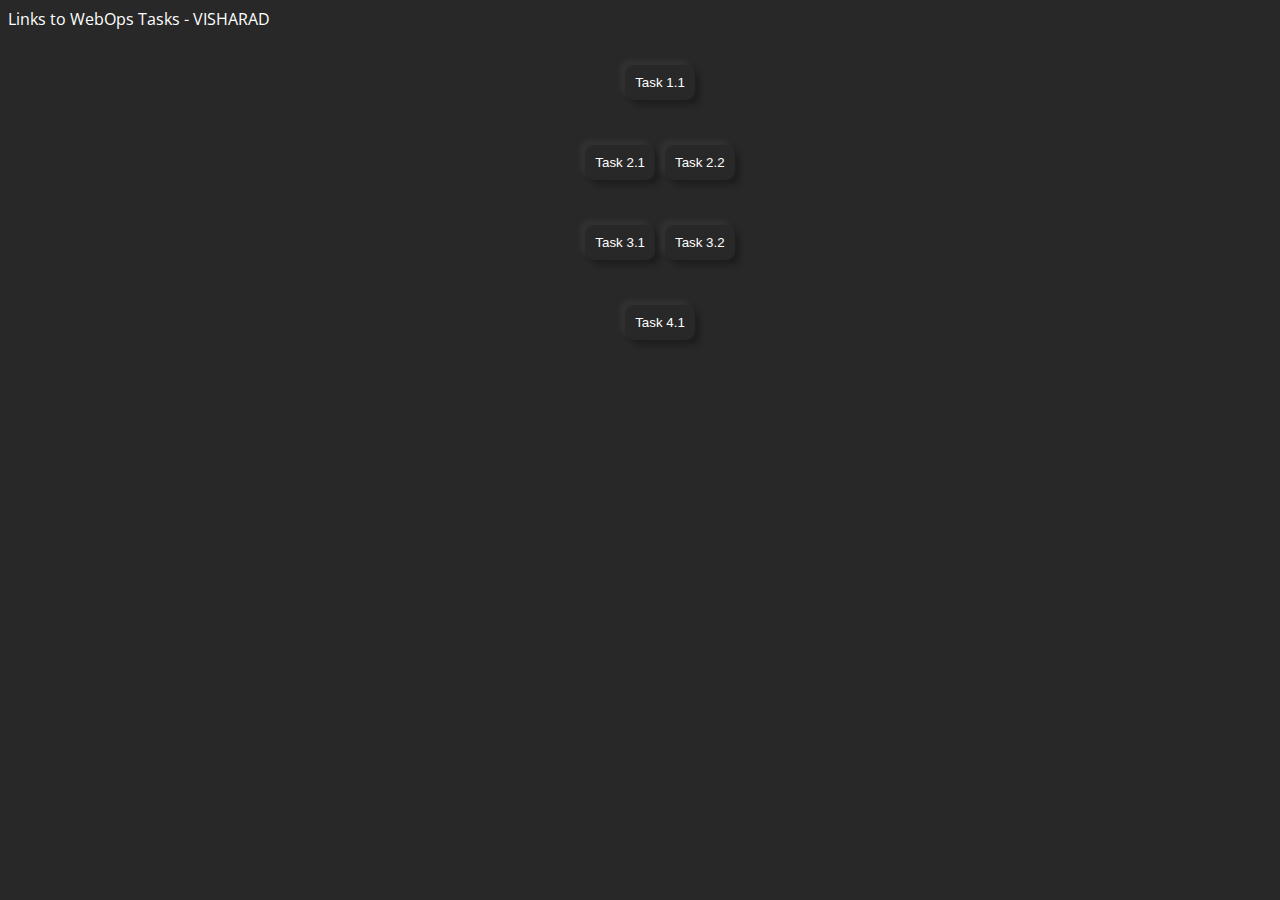
<file: index.html>
<html lang="en">
<head>
    <meta charset="UTF-8">
    <meta http-equiv="X-UA-Compatible" content="IE=edge">
    <meta name="viewport" content="width=device-width, initial-scale=1.0">
    <title>Web Ops</title>
    <link href="https://cdn.jsdelivr.net/npm/bootstrap@5.1.0/dist/css/bootstrap.min.css" rel="stylesheet" integrity="sha384-KyZXEAg3QhqLMpG8r+8fhAXLRk2vvoC2f3B09zVXn8CA5QIVfZOJ3BCsw2P0p/We" crossorigin="anonymous">
    <link rel="stylesheet" href="style.css">
</head>
<body>
    <div class="container">
        <p class="para-list text-center pt-5 pb-5 h1">
            Links to WebOps Tasks - VISHARAD
        <ul class="text-center task-list">
            <li><button><a class="task-link" href="Task 4/index.html">Task 1.1</a></button></li>
            <li><button><a class="task-link" href="Task_2/task 2.1/index.html">Task 2.1</a></button><button><a class = "task-link" href="Task_2/task 2.2/index.html">Task 2.2</a></button></li>
            <li><button><a class="task-link" href="Task_3/Task_3.1/index.html">Task 3.1</a></button><button>Task 3.2</button></li>
            <li><button>Task 4.1</button></li>
        </ul>
    </div>
    <script src="https://cdn.jsdelivr.net/npm/@popperjs/core@2.9.3/dist/umd/popper.min.js" integrity="sha384-eMNCOe7tC1doHpGoWe/6oMVemdAVTMs2xqW4mwXrXsW0L84Iytr2wi5v2QjrP/xp" crossorigin="anonymous"></script>
<script src="https://cdn.jsdelivr.net/npm/bootstrap@5.1.0/dist/js/bootstrap.min.js" integrity="sha384-cn7l7gDp0eyniUwwAZgrzD06kc/tftFf19TOAs2zVinnD/C7E91j9yyk5//jjpt/" crossorigin="anonymous"></script>
</body>
</html>
</file>
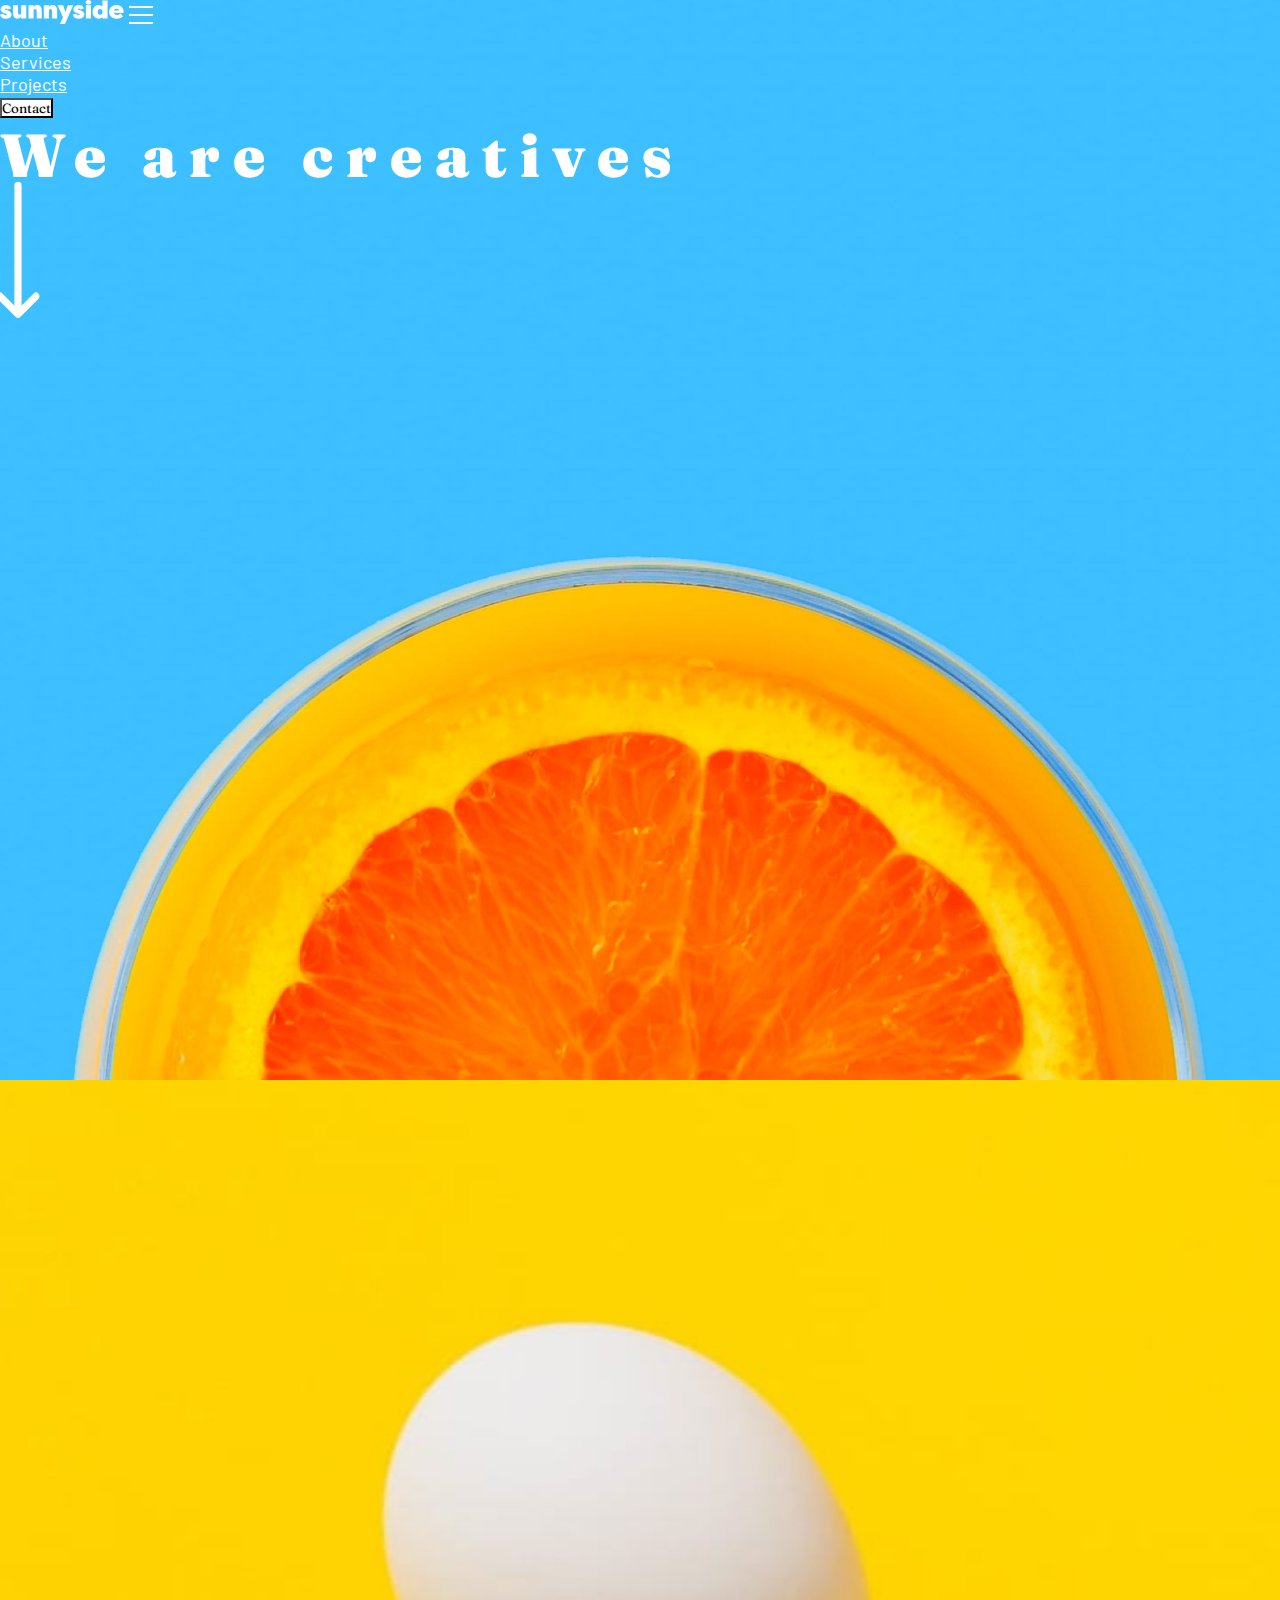
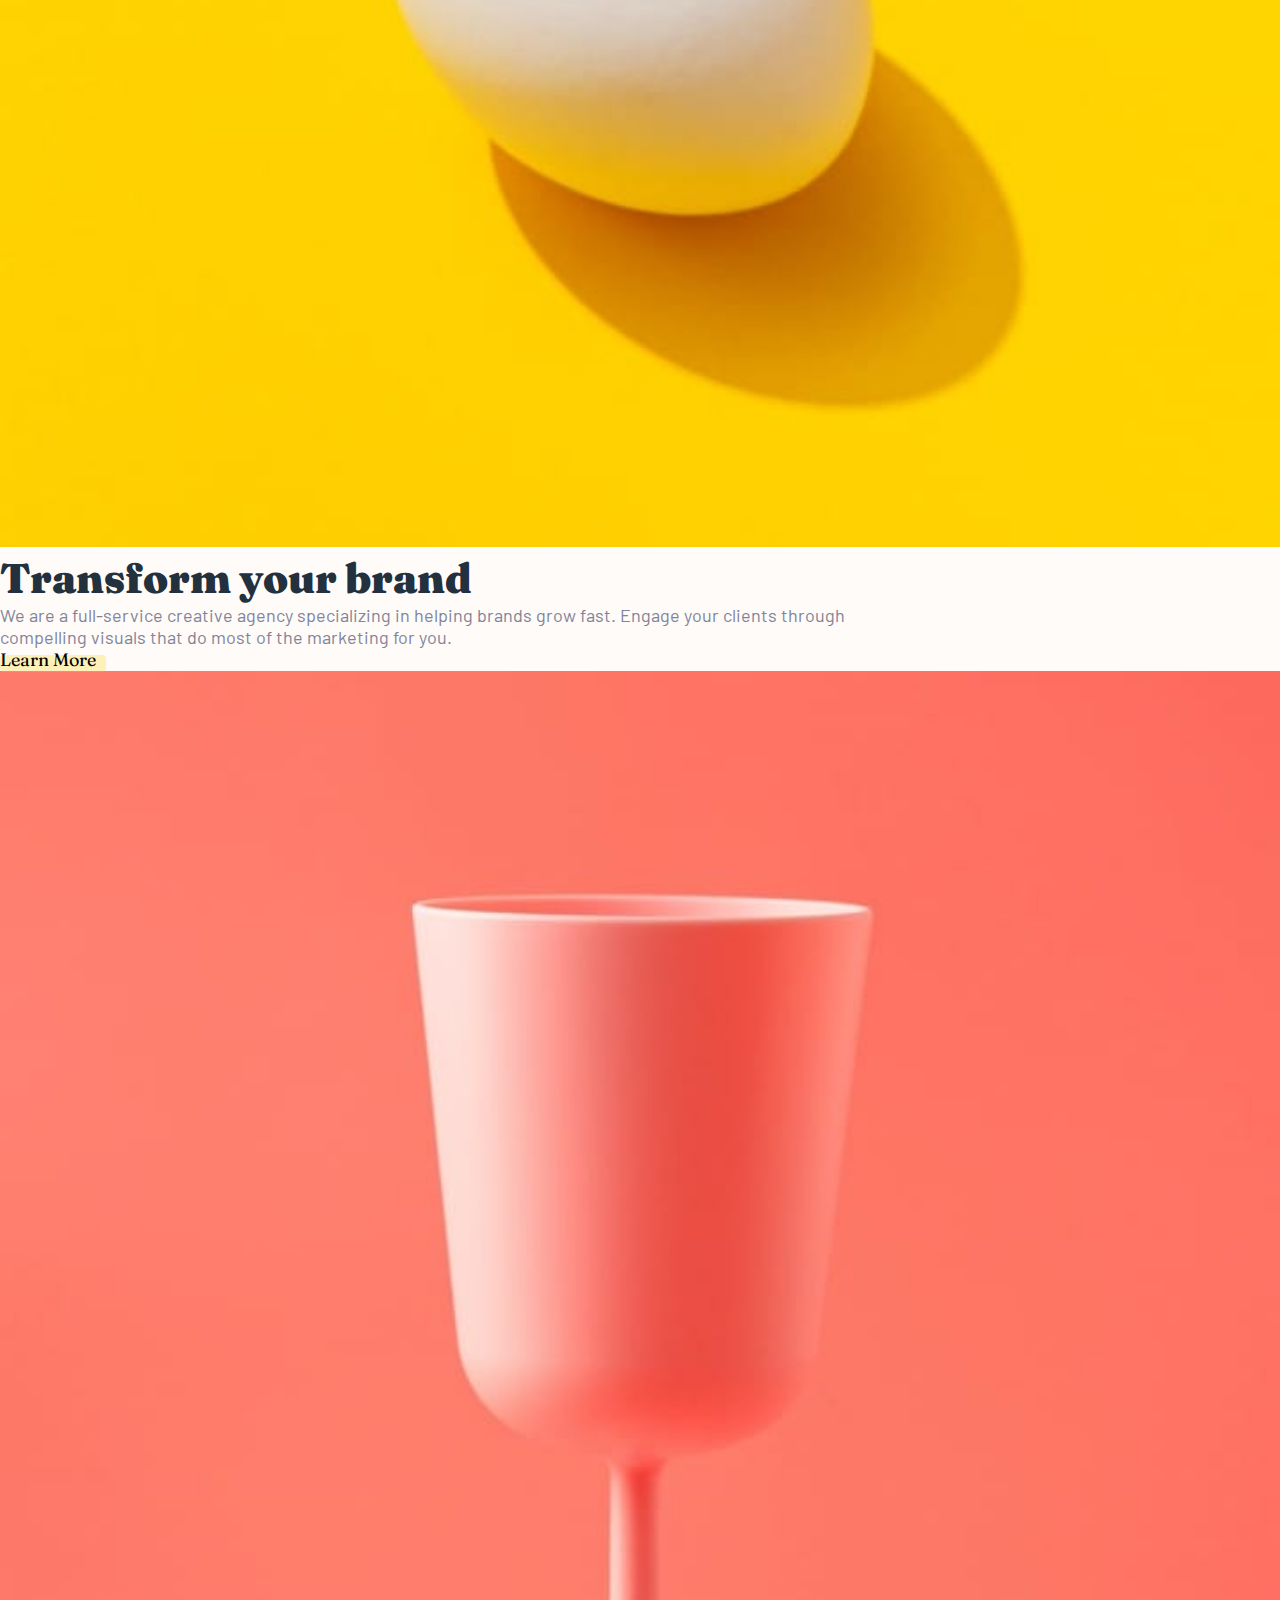
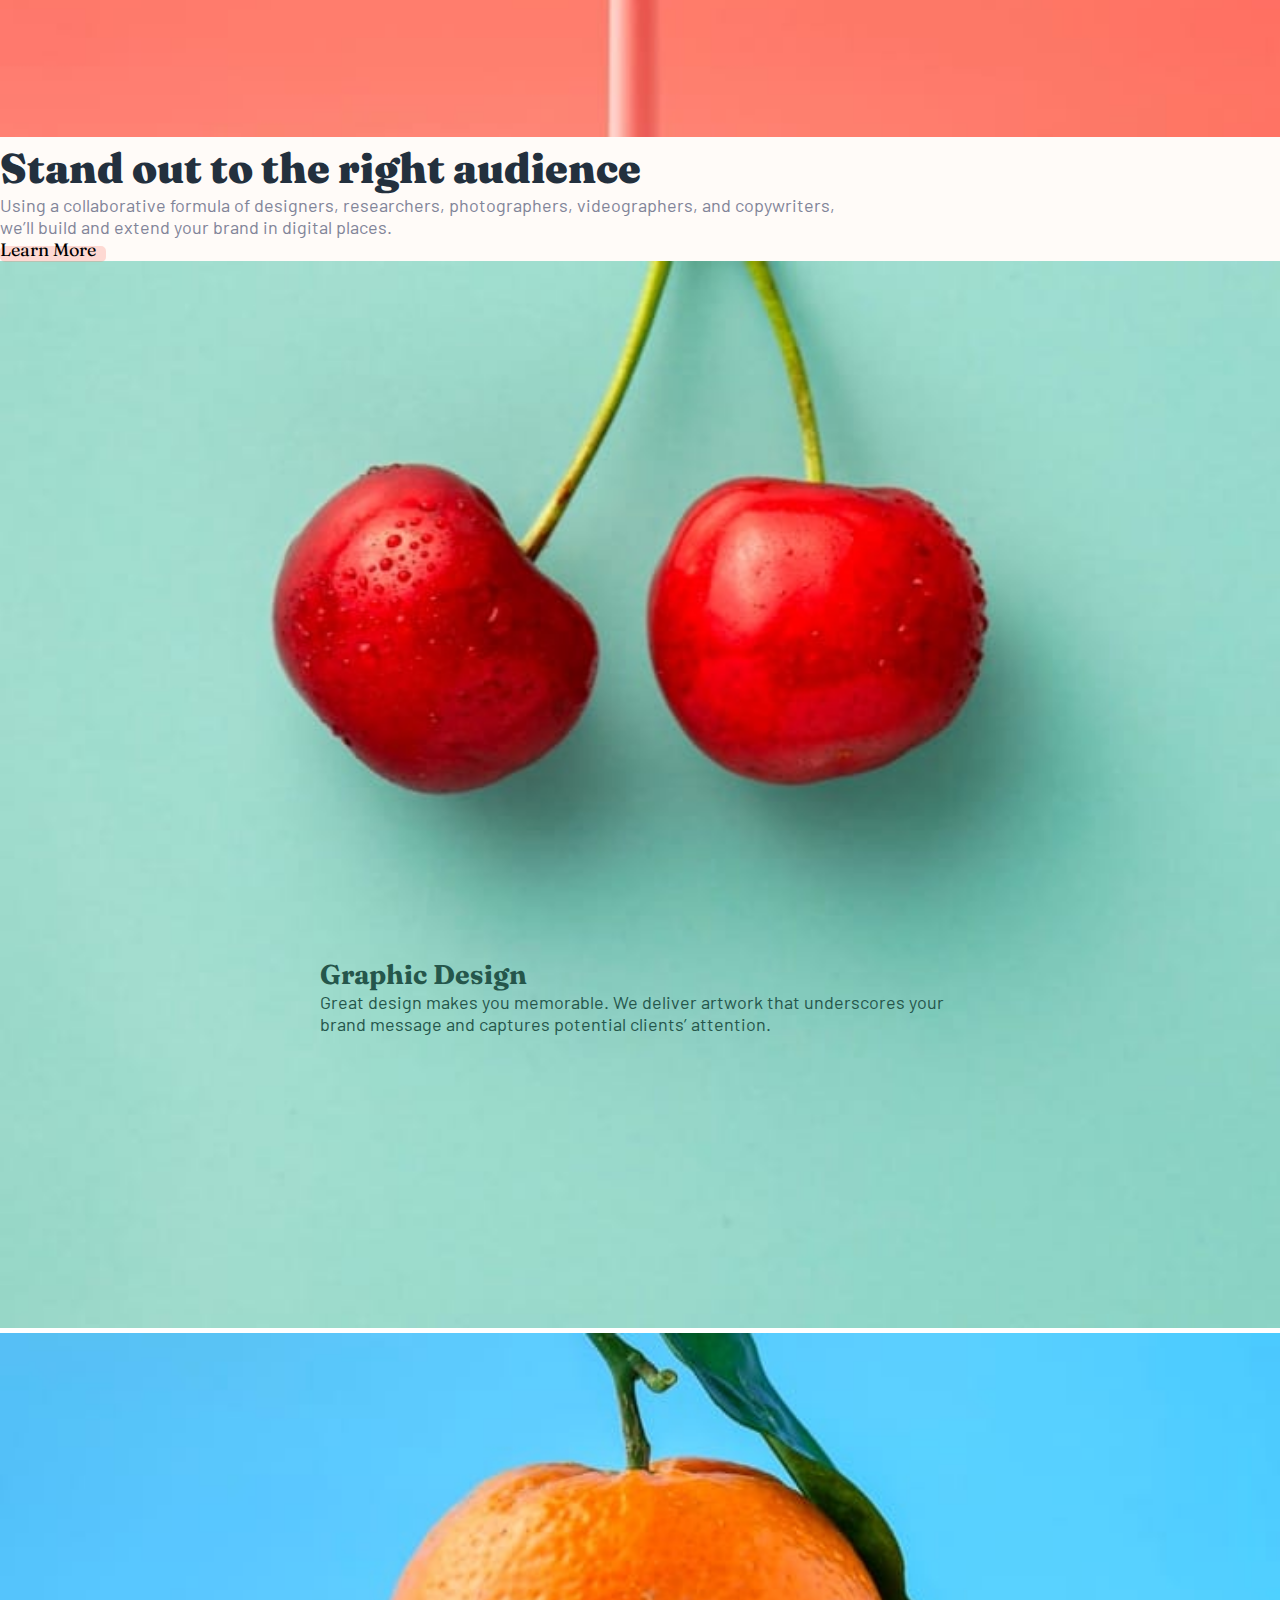
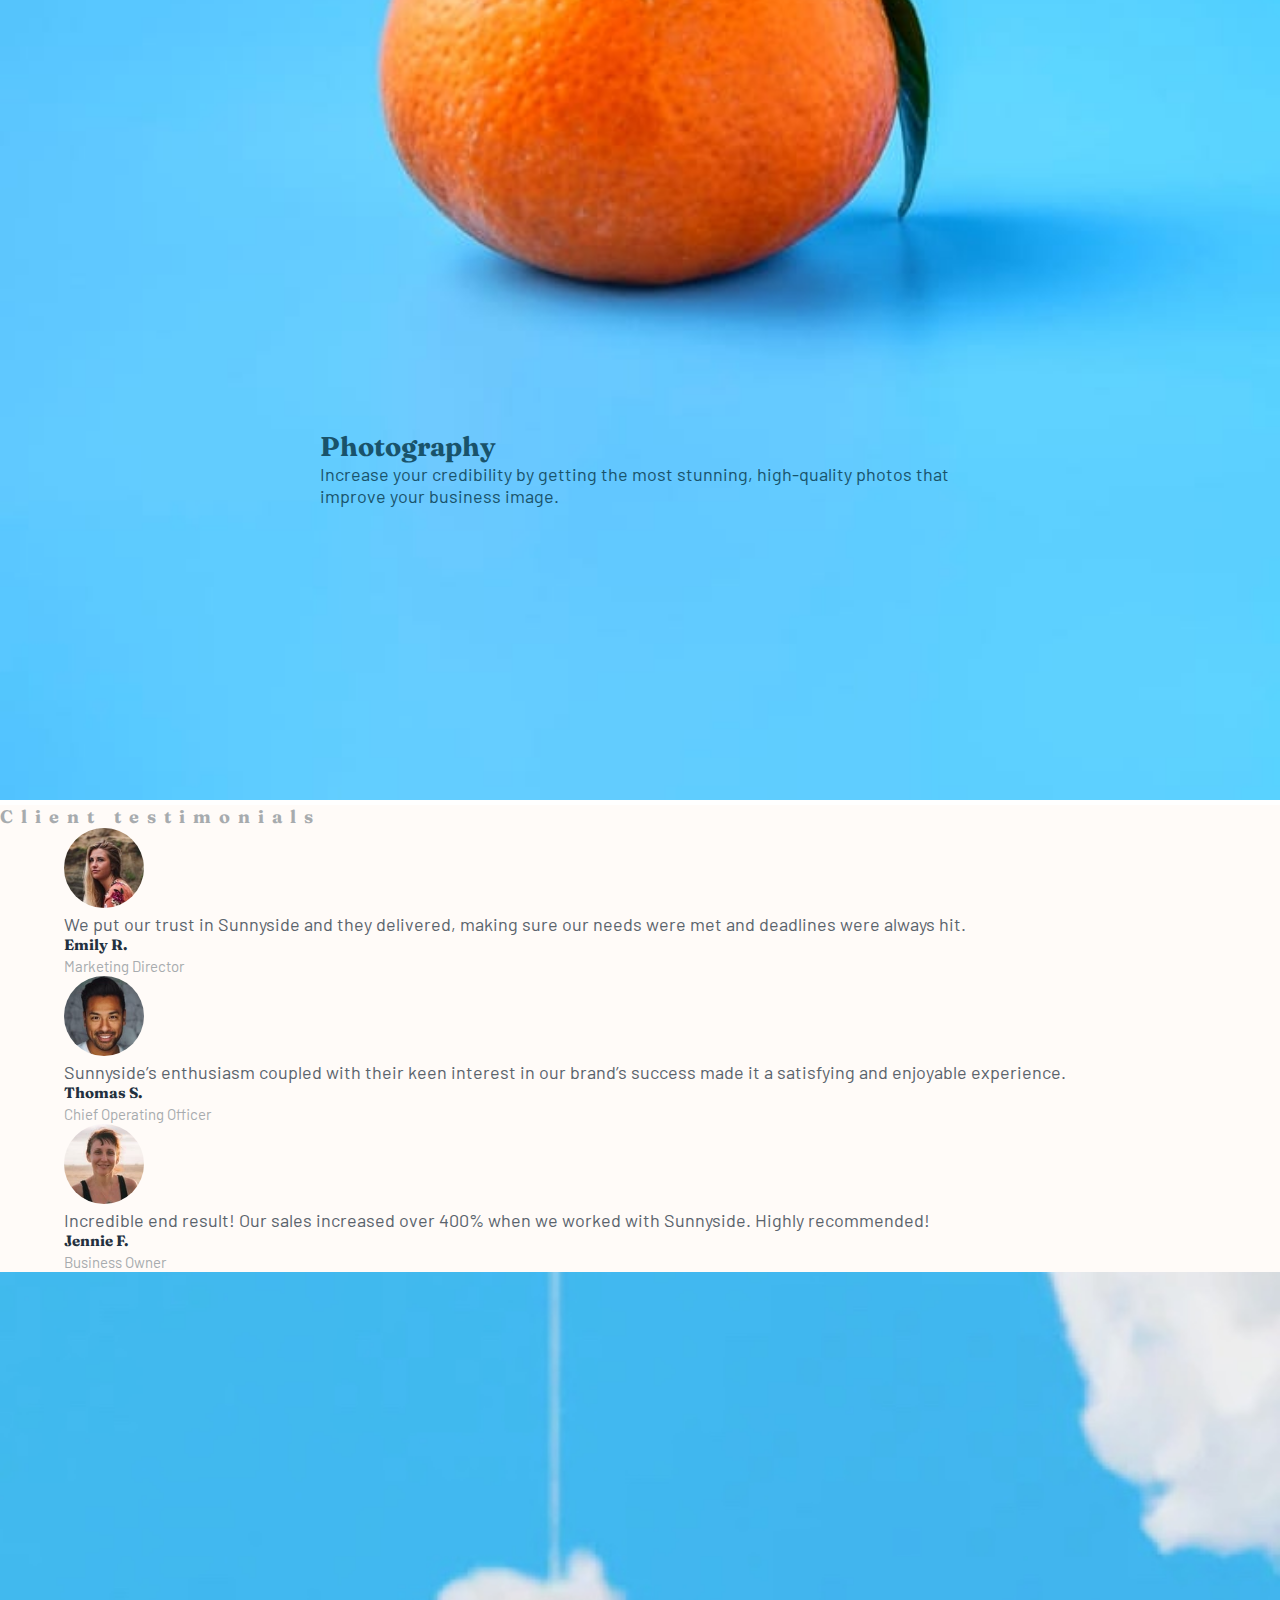
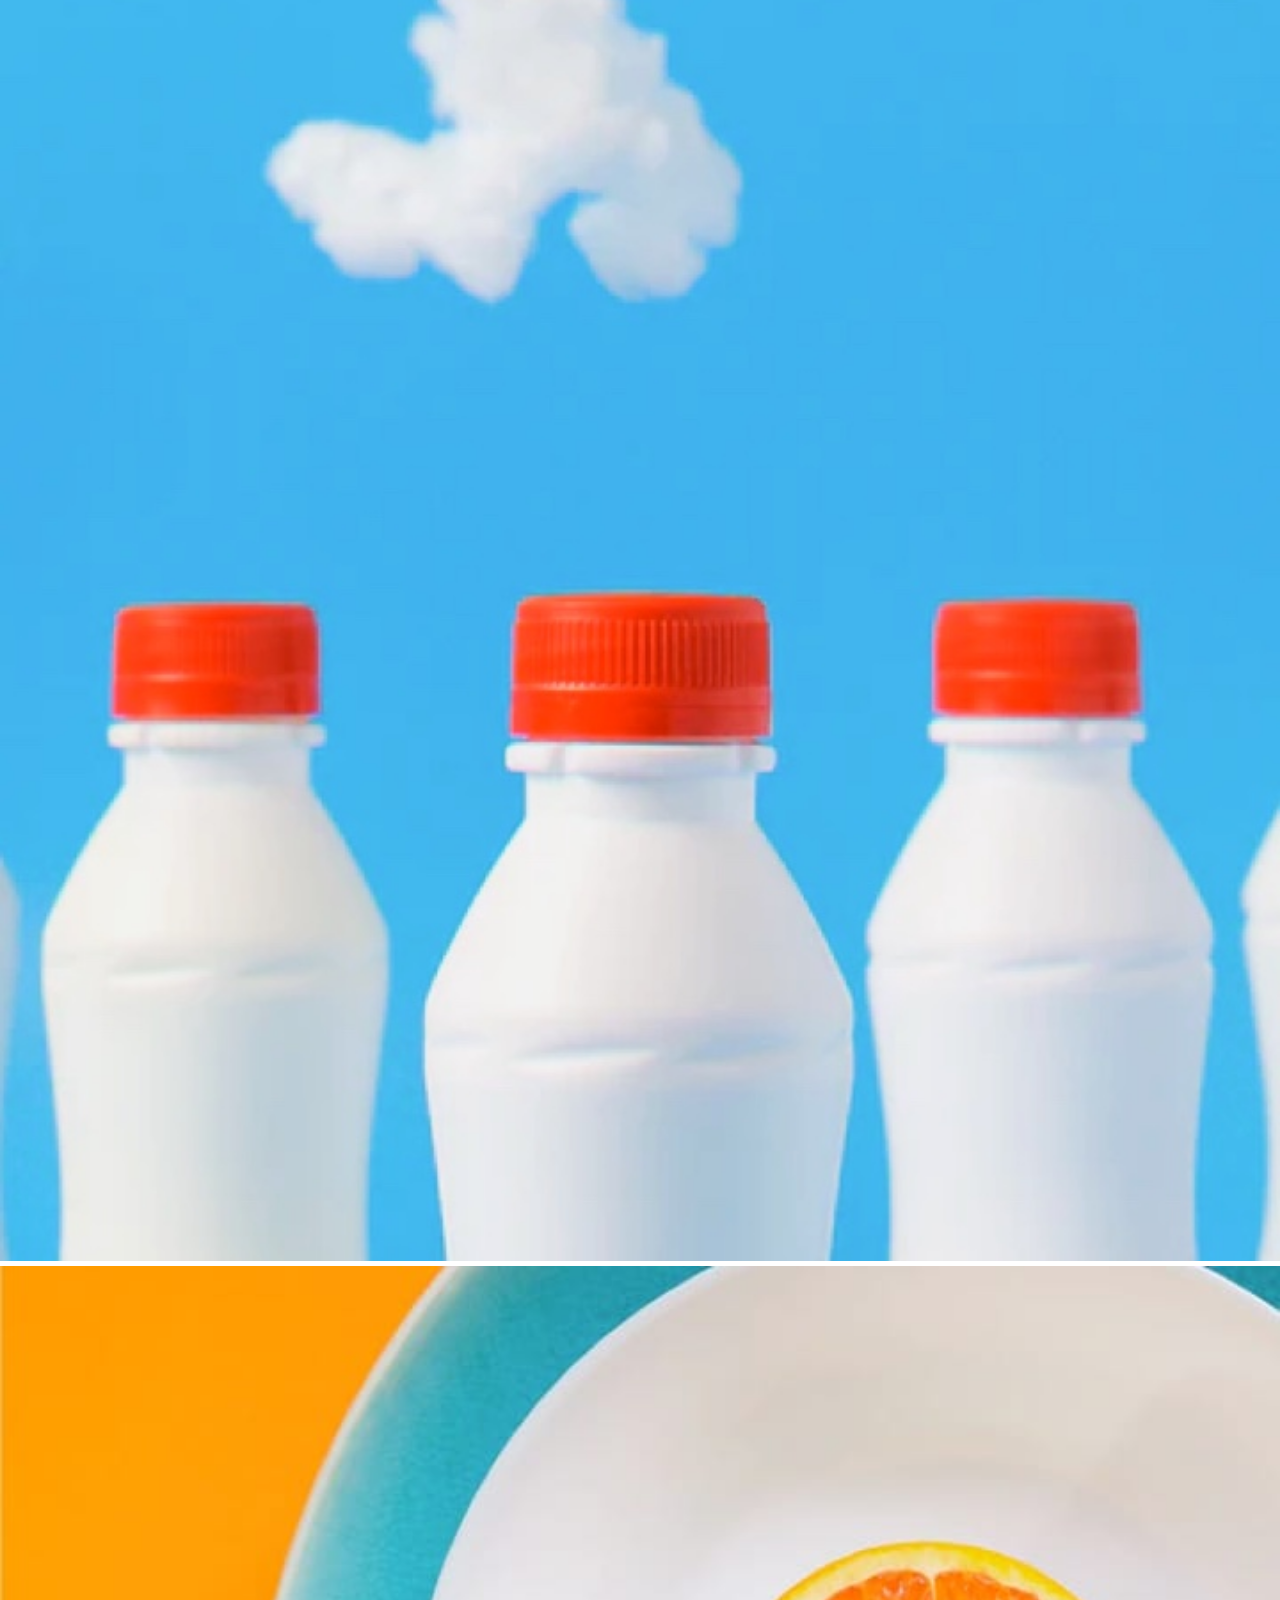
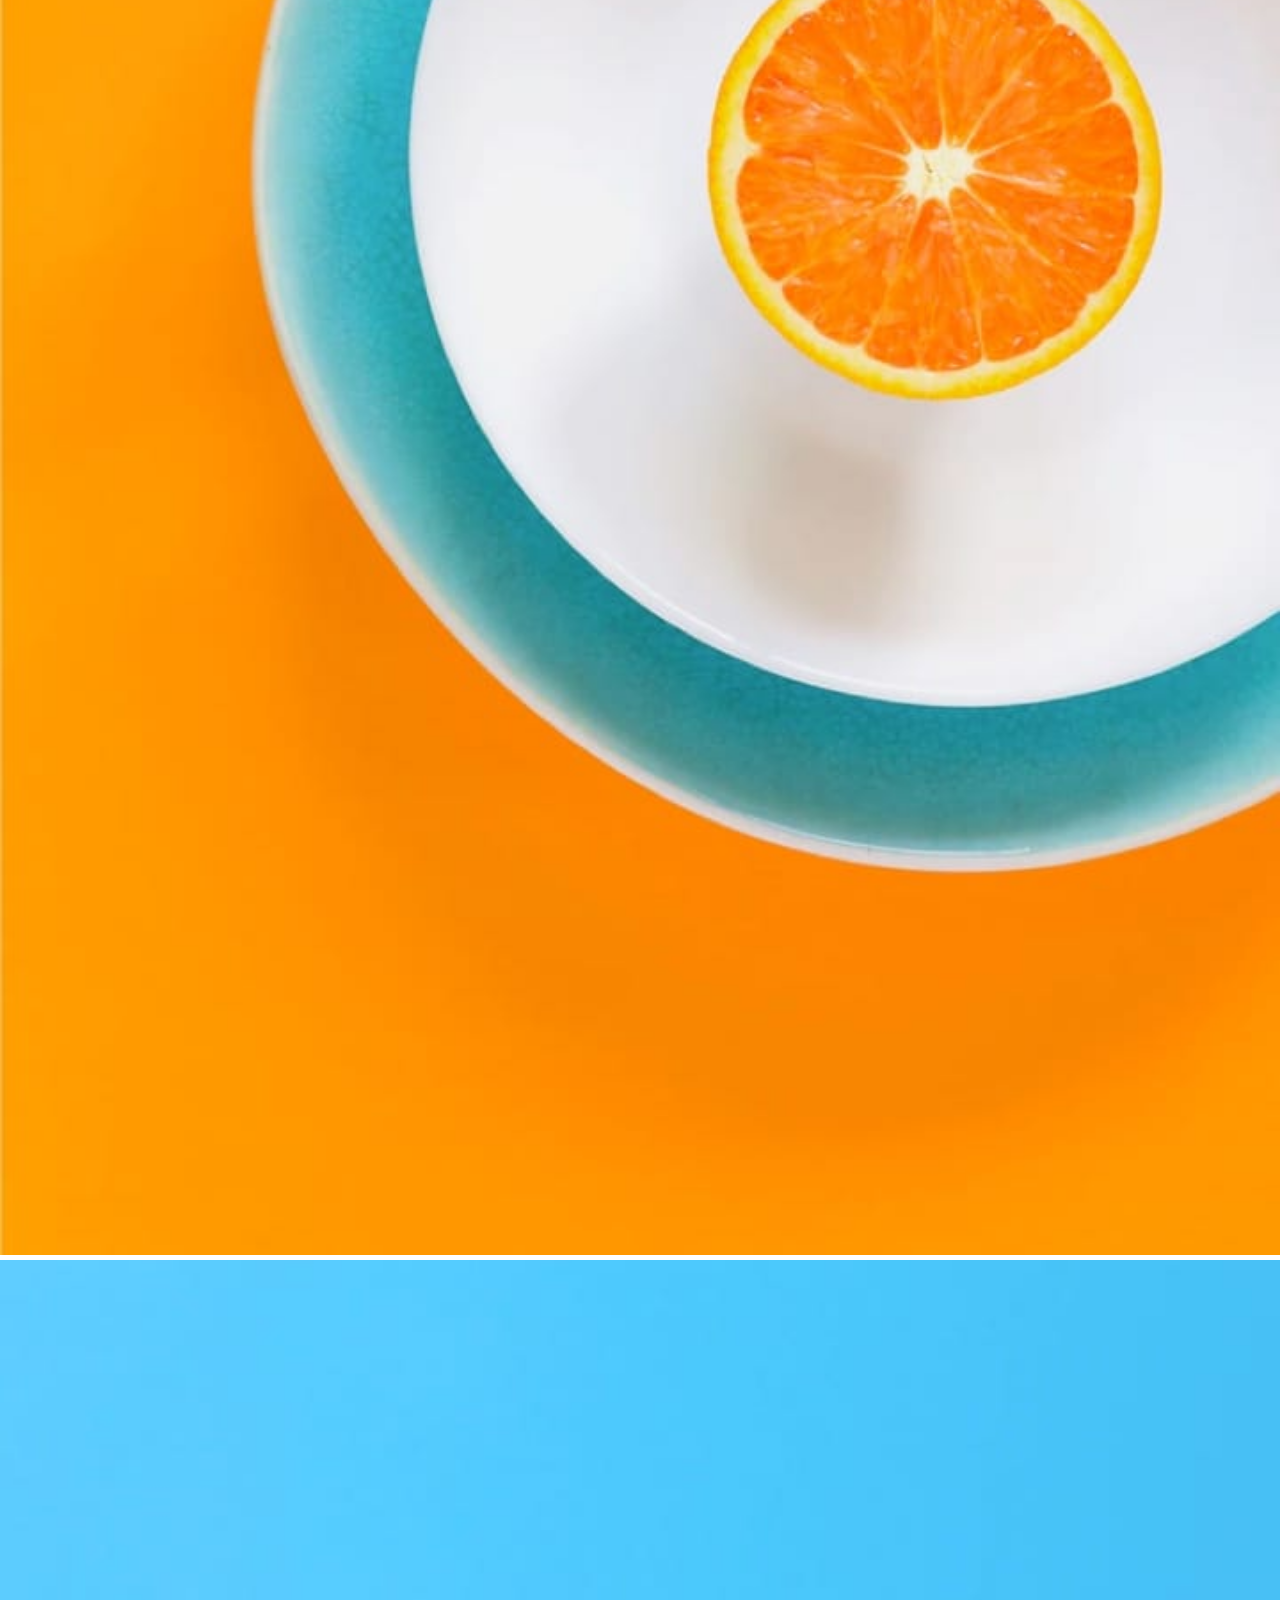
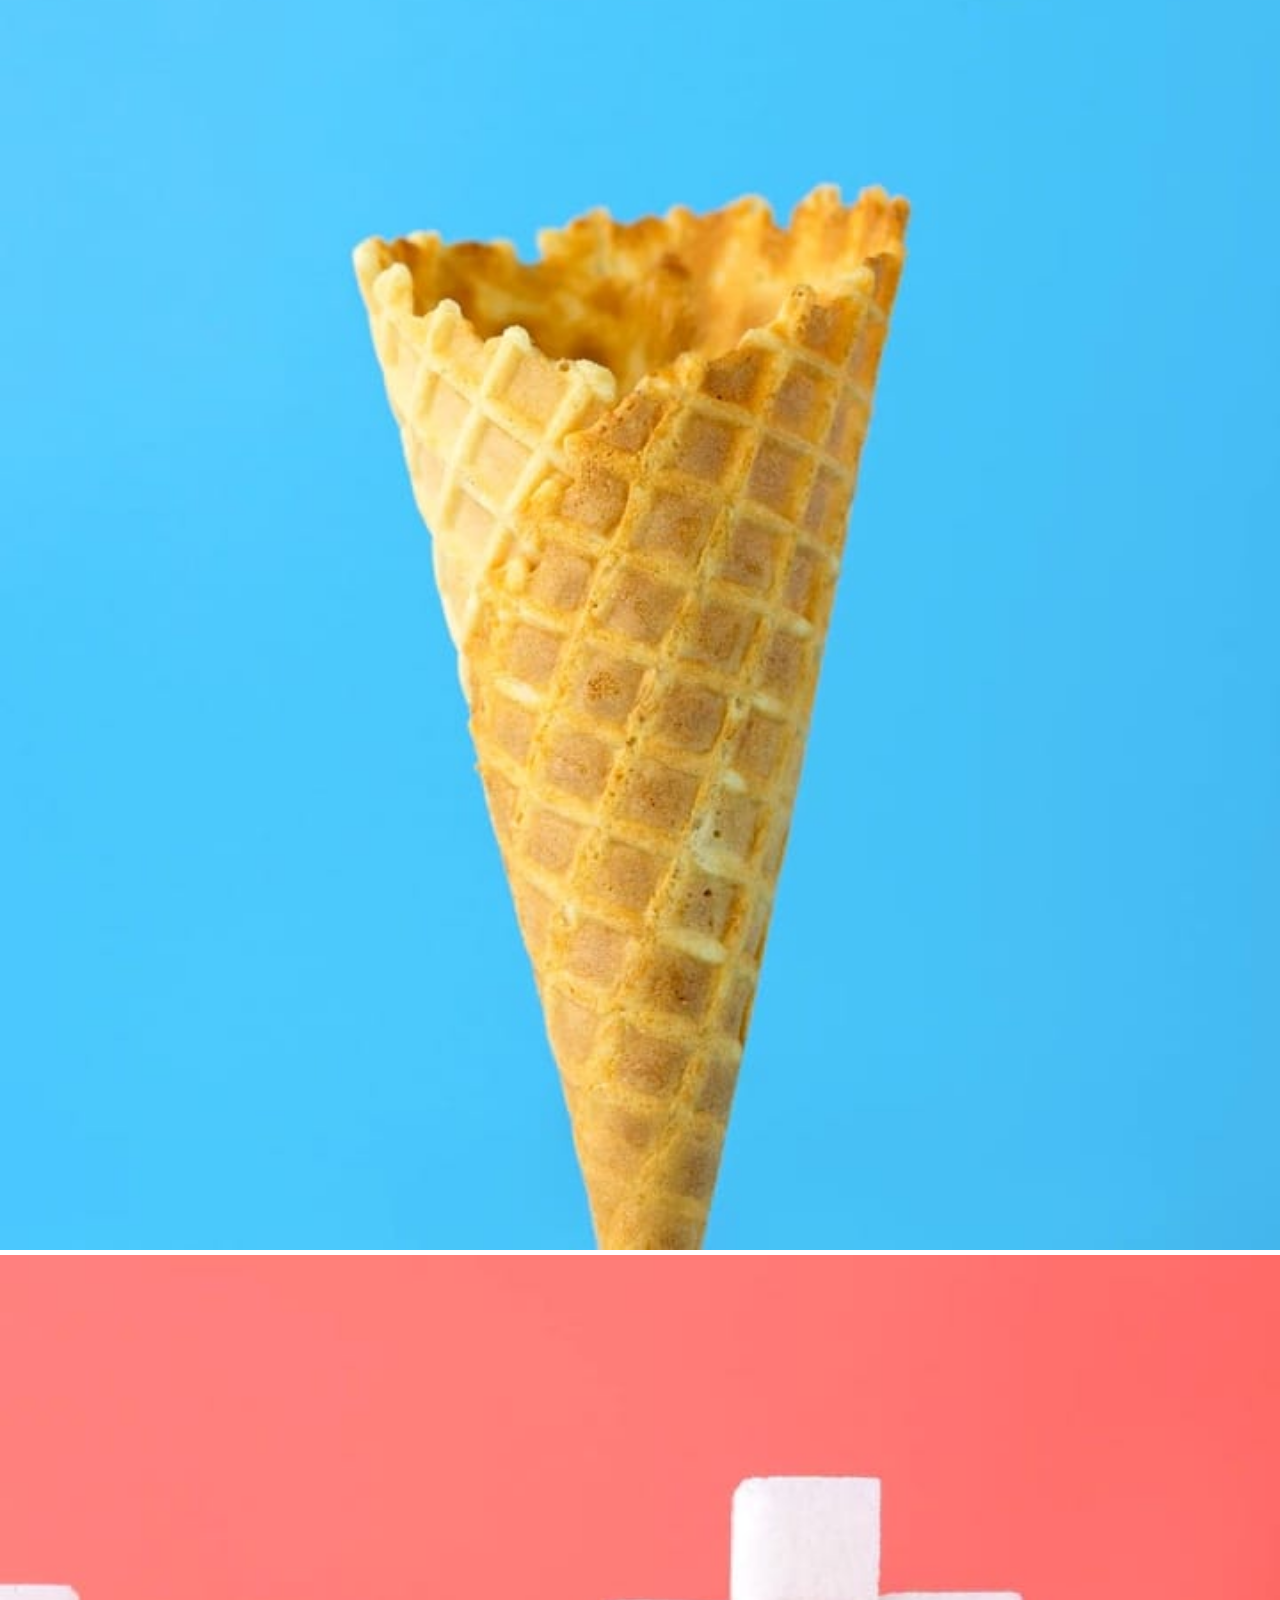
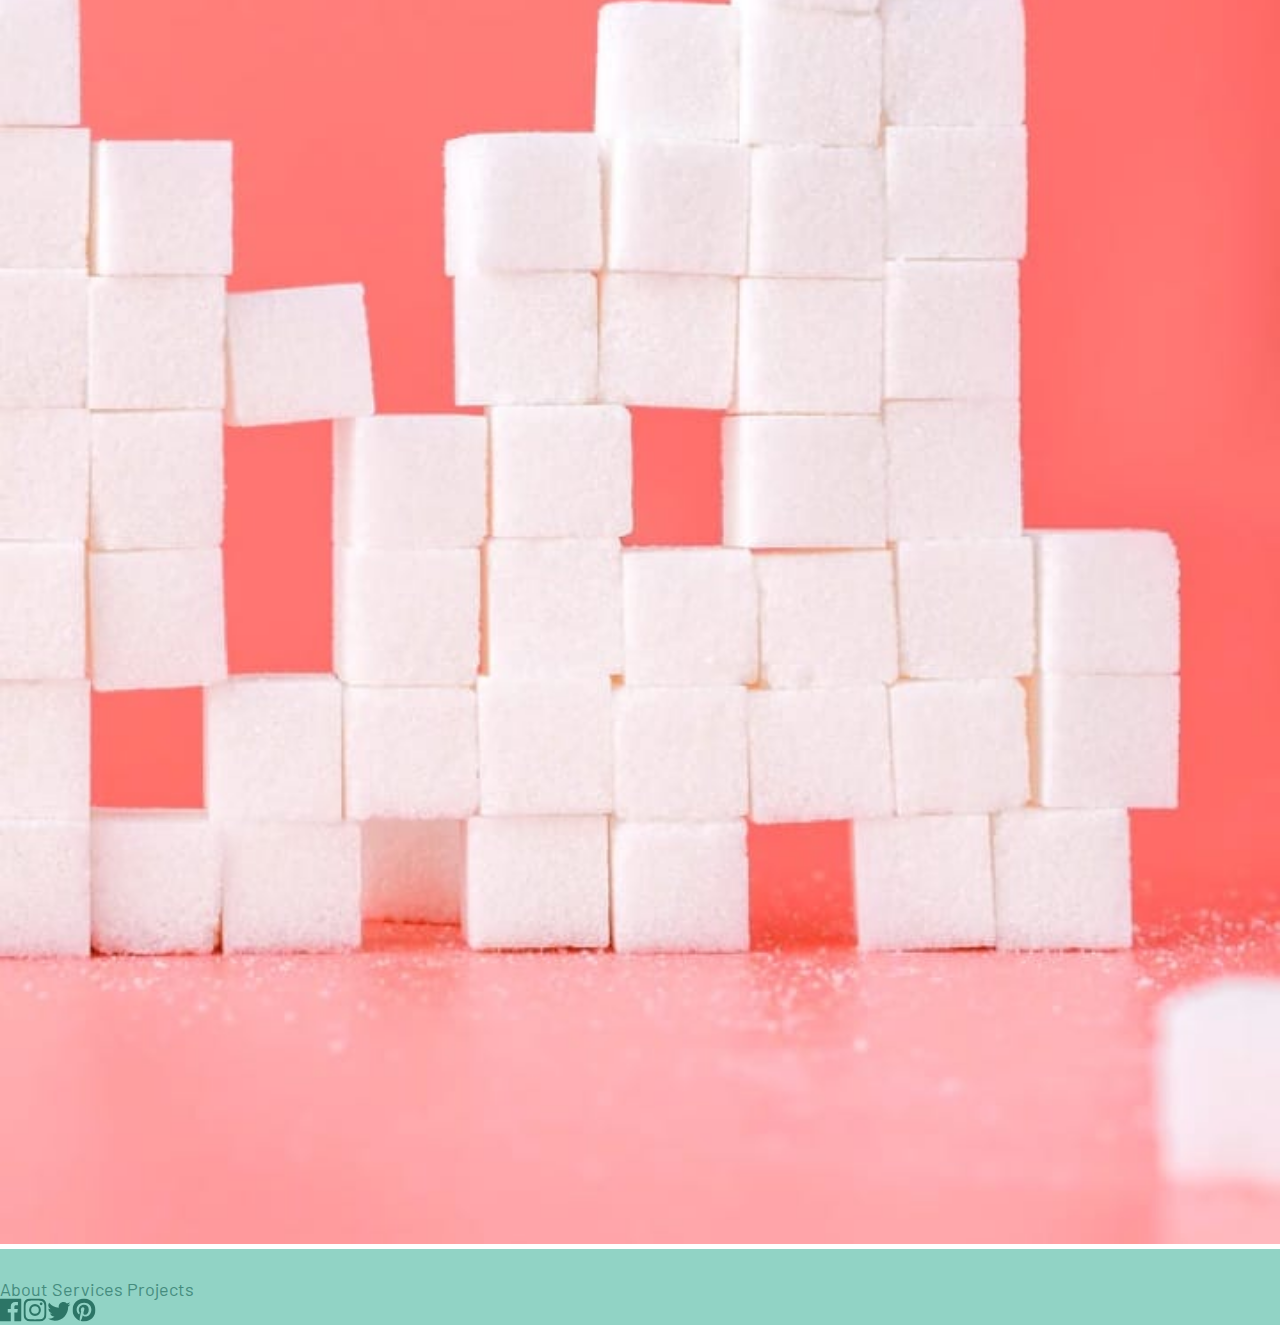
<file: Task 3/task 3.1/index.html>
<!DOCTYPE html>
<html lang="en">
<head>
  <meta charset="UTF-8">
  <meta name="viewport" content="width=device-width, initial-scale=1.0"> <!-- displays site properly based on user's device -->

  <link rel="icon" type="image/png" sizes="32x32" href="./images/favicon-32x32.png">
  
  <title>Frontend Mentor | Sunnyside agency landing page</title>

	<link href="https://cdn.jsdelivr.net/npm/bootstrap@5.0.2/dist/css/bootstrap.min.css" rel="stylesheet" integrity="sha384-EVSTQN3/azprG1Anm3QDgpJLIm9Nao0Yz1ztcQTwFspd3yD65VohhpuuCOmLASjC" crossorigin="anonymous">
  <style>
		@import url('https://fonts.googleapis.com/css2?family=Barlow:wght@600&family=Fraunces:wght@700;900&display=swap');
		:root{
			--primary-soft-red: hsl(7, 99%, 70%);
			--primary-yellow: hsl(51, 100%, 49%);
			--primary-dark-desaturated-cyan: hsl(167, 40%, 24%);
			--primary-dark-blue: hsl(198, 62%, 26%);
			--primary-dark-moderate-cyan: hsl(168, 34%, 41%);

			--neutral-vdark-desaturated-blue: hsl(212, 27%, 19%);
			--neutral-vdark-grayish-blue: hsl(213, 9%, 39%);
			--neutral-dark-grayish-blue: hsl(232, 10%, 55%);
			--neutral-grayish-blue: hsl(210, 4%, 67%);
			--neutral-white: hsl(0, 0%, 100%);
		}

		*{
			padding: 0;
			margin: 0;
			box-sizing: border-box;
			cursor: default;
		}

    body{
			font-size: 18px;
		}
		.Barlow{
			font-family: 'Barlow', sans-serif;
		}
		.Fraunces{
			font-family: 'Fraunces', serif;
		}
		.learn-more{
			color: unset;
			text-decoration: none;
			position: relative;
			z-index: 1;
			cursor: pointer;
		}
		.learn-more:hover{
			color: unset;
		}
		.ly::after{
			content: '';
			position: absolute;
			bottom: -5%;
			left: 0;
			width: 100%;
			height: 30%;
			background-color: var(--primary-yellow);
			border: 5px solid var(--primary-yellow);
			border-radius: 4px;
			z-index: -1;
			opacity: 25%;
		}
		.ly:hover::after{
			opacity: 100%;
		}
		.lr::after{
			content: '';
			position: absolute;
			bottom: -5%;
			left: 0;
			width: 100%;
			height: 30%;
			background-color: var(--primary-soft-red);
			border: 5px solid var(--primary-soft-red);
			border-radius: 5px;
			z-index: -1;
			opacity: 25%;
		}
		.lr:hover::after{
			opacity: 100%;
		}
		.contact{
			background-color: var(--neutral-white);
		}
		.contact:hover{
			color: var(--neutral-white);
			background-color: rgba(256,256,256, 40%);
		}
		.ftr{
			cursor: pointer;
		}
		.ftr:hover{
			color: #fff;
		}
		.c-svg{
			transform: scale(1.15);
		}
		.c-svg:hover{
			filter: invert(100%) sepia(0%) saturate(0%) hue-rotate(97deg) brightness(1000%) contrast(1000%);
			cursor: pointer;
		}
		#header-logo{
			transform: scale(1.5);
		}
		#footer-logo{
			transform: scale(1.5);
		}
		.overlay-content{
			position: absolute;
			top: 65%;
			width: 50%;
			left: 25%; 
		}
		#hero{
			height: 120vh;
			background-image: url(./images/desktop/image-header.jpg);
			background-repeat: no-repeat;
			background-size: cover;
			background-position: center center;
		}
		.col-content{
			width: 67%;
		}
		.nav-i{
			color: var(--neutral-white);
			cursor: pointer;
		}
		.nav-link:hover, .nav-link:focus{
			color: var(--neutral-white);
		}


		@media only screen and (max-width: 1220px) {
			* {
				font-size: 14px;
			}
			#header-logo{
				transform: scale(1.2);
			}
			#footer-logo{
				transform: scale(1.2);
			}
			.overlay-content{
				width: 80%;
				left: 10%;
			}
			#hero{
				height: 100vh;
			}
			.c-svg{
				transform: scale(1);
			}
		}

		@media only screen and (max-width: 900px) {
			* {
				font-size: 12px;
			}
			#header-logo{
				transform: scale(1);
			}
			#footer-logo{
				transform: scale(1);
			}
			.overlay-content{
				width: 85%;
				left: 7.5%;
			}
			#hero{
				height: 80vh;
			}
			.c-svg{
				transform: scale(0.9);
			}
		}
		@media only screen and (max-width: 768px) {
			* {
				font-size: 12px;
			}
			#header-logo{
				transform: scale(0.9);
				margin: 0 !important;
			}
			#footer-logo{
				transform: scale(0.9);
			}
			.overlay-content{
				width: 90%;
				left: 5%;
			}
			#hero{
				height: 75vh;
			}
			.col-content{
				width: 80%;
				padding-block: 15%;
			}

			.col-content *{
				text-align: center;
			}

			.c-svg{
				transform: scale(0.85);
			}
			.nav-link{
				margin: 0 !important;
				font-size: 13px;
			}
			.nav-item{
				margin: 0 !important;
				font-size: 13px;
				padding-block: 0.5em;
			}
			.nav-i{
				color: var(--neutral-dark-grayish-blue) !important;
			}
			.contact{
				background-color: var(--primary-yellow);
			}
			.navbar-nav{
				background-color: var(--neutral-white);
				margin-top: 2.5em;
				padding-bottom: 1em;
				position: absolute;
				width: 96%;
				z-index: 1000;
			}
			.navbar-nav::after{
				content: '';
				position: absolute;
				right: 0;
				top: -20px;
				border: 20px solid transparent;
				border-right-color: white;
			}
			.ftr:hover{
				color: inherit;
			}
			.c-svg:hover{
				filter: unset;
			cursor: pointer;
				}
			.contact:hover{
				color: inherit;
				background-color: var(--primary-yellow);
			}
		}


		@media only screen and (max-width: 450px) {
			* {
				font-size: 11px;
			}
			#header-logo{
				transform: scale(0.8);
				margin: 0 !important;
			}
			#footer-logo{
				transform: scale(0.8);
			}
			.overlay-content{
				width: 90%;
				left: 5%;
			}
			#hero{
				background-image: url(./images/mobile/image-header.jpg);
				height: 75vh;
			}
			.col-content{
				width: 80%;
				padding-block: 15%;
			}

			.col-content{
				text-align: center;
			}
			.c-svg{
				transform: scale(0.8);
			}
			.nav-link{
				margin: 0 !important;
				font-size: 13px;
			}
			.nav-item{
				margin: 0 !important;
				font-size: 13px;
				padding-block: 0.5em;
			}
			.nav-i{
				color: var(--neutral-dark-grayish-blue) !important;
			}
			.contact{
			background-color: var(--primary-yellow);
			}
			.navbar-nav{
				background-color: var(--neutral-white);
				margin-top: 2.5em;
				padding-bottom: 1em;
				position: absolute;
				width: 93.5%;
			}
			.navbar-nav::after{
				content: '';
				position: absolute;
				right: 0;
				top: -20px;
				border: 20px solid transparent;
				border-right-color: white;
			}
		}


  </style>
</head>
<body>
	<div id="hero" class="container-fluid">
		<nav class="navbar navbar-expand-md pt-5">
			<div class="container-fluid">
				<a id="header-logo" class="navbar-brand ms-5" href="#"><img src="./images/logo.svg" alt="logo" style="cursor: pointer;"></a>
				<button style="border: none; background: none;" class="navbar-toggler shadow-none" type="button" data-bs-toggle="collapse" data-bs-target="#navbarSupportedContent" aria-controls="navbarSupportedContent" aria-expanded="false" aria-label="Toggle navigation">
					<img src="./images/icon-hamburger.svg" alt="">
				</button>
				<div class="justify-content-end collapse navbar-collapse" id="navbarSupportedContent">
					<ul class="navbar-nav align-items-center Barlow fs-5">
						<li class="nav-item">
							<a class="nav-link me-5 nav-i" href="#">About</a>
						</li>
						<li class="nav-item">
							<a class="nav-link me-5 nav-i" href="#">Services</a>
						</li>
						<li class="nav-item">
							<a class="nav-link me-5 nav-i" href="#">Projects</a>
						</li>
						<li class="nav-item me-4">
							<button class="Fraunces rounded-pill border-0 px-4 py-3 text-uppercase contact fs-6" type="button">Contact</button>
						</li>
					</ul>
				</div>
			</div>
		</nav>
		<div class="container-fluid p-0 text-center mt-5 pt-5"">
			<h1 class="Fraunces text-uppercase pb-5 mb-5" style="color: var(--neutral-white);font-size: 3.8rem;letter-spacing: .8rem;font-weight: 900;">We are creatives</h1>
			<img src="./images/icon-arrow-down.svg" class="mt-4" style="transform: scale(1.2);" alt="">
		</div>
	</div>
	<div class="container-fluid">
		<div class="row" style="background-color: #fffbf8">
			<div class="col-md-6 p-0 order-md-2">
			<img src="./images/desktop/image-transform.jpg" alt="" style="width: 100%;">
			</div>
			<div class="col-md-6 p-0 order-md-1 m-auto py-2">
				<div class="m-auto col-content">
					<h1 class="Fraunces pb-4" style="font-weight: 900; color: var(--neutral-vdark-desaturated-blue);font-size: 2.6rem;">Transform your brand</h1>
					<p class="Barlow pb-4 fs-5" style="color: var(--neutral-dark-grayish-blue);">We are a full-service creative agency specializing in helping brands grow fast. 
						Engage your clients through compelling visuals that do most of the marketing for you.
					</p>
					<a href="#0" class="learn-more ly text-uppercase Fraunces fs-6 px-2">Learn More</a>
				</div>
			</div>
		</div>
	</div>
	<div class="container-fluid">
		<div class="row" style="background-color: #fffbf8">
			<div class="col-md-6 p-0">
				<img src="./images/desktop/image-stand-out.jpg" alt="" style="width: 100%;">
			</div>
			<div class="col-md-6 p-0 m-auto py-2">
				<div class="m-auto col-content" style="background-color: #fffbf8">
					<h1 class="Fraunces pb-4" style="font-weight: 900; color: var(--neutral-vdark-desaturated-blue);font-size: 2.6rem;">Stand out to the right audience</h1>
					<p class="Barlow pb-4 fs-5" style="color: var(--neutral-dark-grayish-blue);">Using a collaborative formula of designers, researchers, photographers, videographers, 
						and copywriters, we’ll build and extend your brand in digital places. 
					</p>
					<a href="#0" class="learn-more lr text-uppercase Fraunces fs-6 px-2">Learn More</a>
				</div>
			</div>
		</div>
	</div>
	<div class="container-fluid text-center">
		<div class="row">
			<div class="col-md-6 p-0" style="position: relative;">
				<img src="./images/desktop/image-graphic-design.jpg" alt="" style="width: 100%;">
				<div class="overlay-content" style="color: var(--primary-dark-desaturated-cyan);">
					<h2 class="Fraunces pb-4">Graphic Design</h2>
					<p class="Barlow fs-6 px-4 pt-2">Great design makes you memorable. We deliver artwork that underscores 
						your brand message and captures potential clients’ attention.
					</p>
				</div>
			</div>
			<div class="col-md-6 p-0" style="position: relative;">
				<img src="./images/desktop/image-photography.jpg" alt="" style="width: 100%;">
				<div class="overlay-content" style="color: var(--primary-dark-blue);">
					<h2 class="Fraunces pb-4">Photography</h2>
					<p class="Barlow fs-6 px-4 pt-2">Increase your credibility by getting the most stunning, 
						high-quality photos that improve your business image.
					</p>
				</div>
			</div>
		</div>
	</div>

	<div class="container-fluid text-center" style="background-color: #fffbf8;">
		<div class="p-4"></div>
		<h4 class="Fraunces text-uppercase my-5 py-5" style="letter-spacing: 0.5rem;color: var(--neutral-grayish-blue);">Client testimonials</h4>
		<div class="card-group pt-2 pb-5 fs-5" style="width: 90%;margin: auto;background-color: #fffbf8;">
			<div class="card border-0 mb-5" style="background-color: #fffbf8;">
				<img src="./images/image-emily.jpg" class="card-img-top align-self-center mb-4" alt="" style="border-radius: 50%; width: 80px;height: 80px;">
				<div class="card-body align-self-center">
					<p class="card-text Barlow py-4 px-2" style="color: var(--neutral-vdark-grayish-blue);">We put our trust in Sunnyside and they delivered, making sure our needs were met and deadlines were always hit.</p>
					<h5 class="card-title fs-5 Fraunces pt-4" style="color: var(--neutral-vdark-desaturated-blue);">Emily R.</h5>
					<p class="card-text Barlow" style="color: var(--neutral-grayish-blue);"><small>Marketing Director</small></p>
				</div>
			</div>
			<div class="card border-0 mb-5" style="background-color: #fffbf8;">
				<img src="./images/image-thomas.jpg" class="card-img-top align-self-center mb-4" alt="" style="border-radius: 50%; width: 80px;height: 80px;">
				<div class="card-body align-self-center">
					<p class="card-text Barlow py-4 px-2" style="color: var(--neutral-vdark-grayish-blue);">Sunnyside’s enthusiasm coupled with their keen interest in our brand’s success made it a satisfying and enjoyable experience.</p>
					<h5 class="card-title fs-5 Fraunces pt-4" style="color: var(--neutral-vdark-desaturated-blue);">Thomas S.</h5>
					<p class="card-text Barlow" style="color: var(--neutral-grayish-blue);"><small>Chief Operating Officer</small></p>
				</div>
			</div>
			<div class="card border-0 mb-5" style="background-color: #fffbf8;">
				<img src="./images/image-jennie.jpg" class="card-img-top align-self-center mb-4" alt="" style="border-radius: 60%; width: 80px;height: 80px;">
				<div class="card-body align-self-center">
					<p class="card-text Barlow py-4 px-2" style="color: var(--neutral-vdark-grayish-blue);">Incredible end result! Our sales increased over 400% when we worked with Sunnyside. Highly recommended!</p>
					<h5 class="card-title fs-5 Fraunces pt-4" style="color: var(--neutral-vdark-desaturated-blue);">Jennie F.</h5>
					<p class="card-text Barlow" style="color: var(--neutral-grayish-blue);"><small>Business Owner</small></p>
				</div>
			</div>
		</div>
	</div>

	<div class="container-fluid">
		<div class="row">
			<div class="col-6 col-md-3 p-0">
				<img src="./images/desktop/image-gallery-milkbottles.jpg" style="width: 100%;" alt="">
			</div>
			<div class="col-6 col-md-3 p-0">
				<img src="./images/desktop/image-gallery-orange.jpg" style="width: 100%;" alt="">
			</div>
			<div class="col-6 col-md-3 p-0">
				<img src="./images/desktop/image-gallery-cone.jpg" style="width: 100%;" alt="">
			</div>
			<div class="col-6 col-md-3 p-0">
				<img src="./images/desktop/image-gallery-sugarcubes.jpg" style="width: 100%;" alt="">
			</div>
		</div>
	</div>

<div class="container-fluid d-flex flex-column align-items-center p-4" style="background-color: #91d3c5;">
	<div id="footer-logo" class="m-5">
		<svg width="124" height="24" xmlns="http://www.w3.org/2000/svg"><path d="M5.857 18.708c1.638 0 2.995-.36 4.07-1.08 1.075-.721 1.613-1.769 1.613-3.144-.083-1.855-1.464-3.246-4.144-4.173l-1.44-.597c-.314-.1-.538-.198-.67-.298a.45.45 0 01-.198-.373c0-.414.273-.62.819-.62.678 0 1.182.347 1.513 1.043l3.698-1.044c-.893-2.22-2.614-3.329-5.162-3.329-1.522 0-2.788.398-3.797 1.193C1.15 7.08.645 8.116.645 9.39c0 .398.058.766.174 1.106.116.34.29.638.521.894.232.257.455.48.67.671.215.19.488.369.82.534.33.166.582.286.756.36.174.075.41.162.707.261l.422.15 1.49.546c.363.133.6.244.707.335a.449.449 0 01.16.36c0 .431-.404.647-1.215.647-1.191 0-1.903-.53-2.134-1.59L0 14.509c.463 2.8 2.416 4.2 5.857 4.2zm11.636 0c1.638 0 2.845-.63 3.623-1.888v1.615h5.112V5.366h-5.112v7.156c0 1.474-.505 2.21-1.514 2.21-1.026 0-1.539-.736-1.539-2.21V5.366h-5.112v7.653c0 3.793 1.514 5.69 4.542 5.69zm16.103-.273V11.28c0-1.475.504-2.212 1.513-2.212 1.026 0 1.54.737 1.54 2.212v7.155h5.111v-7.652c0-3.793-1.513-5.69-4.541-5.69-1.638 0-2.846.63-3.623 1.888V5.366h-5.113v13.069h5.113zm15.383 0V11.28c0-1.475.504-2.212 1.514-2.212 1.025 0 1.538.737 1.538 2.212v7.155h5.113v-7.652c0-3.793-1.514-5.69-4.542-5.69-1.638 0-2.846.63-3.623 1.888V5.366h-5.113v13.069h5.113zM64.958 24l8.289-18.634H67.91l-2.532 6.684-2.258-6.684h-5.584l5.435 11.802L59.944 24h5.014zm13.67-5.292c1.638 0 2.995-.36 4.07-1.08 1.076-.721 1.614-1.769 1.614-3.144-.083-1.855-1.465-3.246-4.145-4.173l-1.44-.597c-.314-.1-.537-.198-.67-.298a.45.45 0 01-.198-.373c0-.414.273-.62.819-.62.678 0 1.183.347 1.514 1.043l3.698-1.044c-.894-2.22-2.614-3.329-5.162-3.329-1.522 0-2.788.398-3.797 1.193-1.01.795-1.514 1.83-1.514 3.105 0 .398.058.766.173 1.106.116.34.29.638.522.894.231.257.455.48.67.671.215.19.488.369.819.534.33.166.583.286.757.36.173.075.41.162.707.261l.422.15 1.489.546c.364.133.6.244.707.335a.449.449 0 01.161.36c0 .431-.405.647-1.216.647-1.19 0-1.902-.53-2.134-1.59l-3.723.844c.464 2.8 2.416 4.2 5.857 4.2zm9.8-14.137c.91 0 1.613-.215 2.11-.646.495-.43.744-.977.744-1.64 0-.678-.24-1.23-.72-1.651C90.082.21 89.371 0 88.428 0c-.943 0-1.655.211-2.135.634-.48.422-.72.973-.72 1.652 0 .662.249 1.209.745 1.64.497.43 1.2.645 2.11.645zm2.556 13.864V5.366H85.87v13.069h5.113zm7.74.273c1.737 0 2.977-.63 3.722-1.888v1.615h5.112V.472h-5.112v6.534c-.745-1.275-1.985-1.913-3.723-1.913-1.753 0-3.214.642-4.38 1.926-1.166 1.283-1.75 2.91-1.75 4.882 0 1.97.584 3.598 1.75 4.882 1.166 1.283 2.627 1.925 4.38 1.925zm1.39-3.9c-.729 0-1.312-.274-1.75-.82-.439-.547-.658-1.243-.658-2.087 0-.845.215-1.54.645-2.087.447-.547 1.034-.82 1.762-.82s1.311.273 1.75.82c.438.546.657 1.242.657 2.087 0 .844-.219 1.54-.657 2.087-.439.546-1.022.82-1.75.82zm16.698 3.9c2.597 0 4.624-.754 6.08-2.26l-2.11-2.833c-1.042.845-2.217 1.267-3.524 1.267-.992 0-1.799-.224-2.42-.67-.62-.448-.93-.879-.93-1.293h9.604c.083-.298.124-.687.124-1.167 0-2.054-.674-3.677-2.022-4.87-1.349-1.193-3.073-1.789-5.175-1.789-2.25 0-4.028.671-5.335 2.013-1.307 1.341-1.961 2.956-1.961 4.844 0 1.938.69 3.549 2.072 4.833 1.382 1.283 3.247 1.925 5.597 1.925zm2.208-8.149h-5.112c.033-.613.298-1.08.794-1.404.496-.323 1.084-.484 1.762-.484.678 0 1.266.165 1.762.497.497.331.761.795.794 1.391z" fill="#31786a" fill-rule="nonzero"/></svg>
	</div>
	<div class="pb-5 Barlow fs-5" style="color: var(--primary-dark-moderate-cyan);">
		<span class="mx-4 ftr">About</span>
		<span class="mx-4 ftr">Services</span>
		<span class="mx-4 ftr">Projects</span>
	</div>
	<div class="p-4 pb-5">
		<svg class="mx-3 c-svg" width="20" height="20" xmlns="http://www.w3.org/2000/svg"><path style="cursor: pointer;" d="M18.896 0H1.104C.494 0 0 .494 0 1.104v17.793C0 19.506.494 20 1.104 20h9.58v-7.745H8.076V9.237h2.606V7.01c0-2.583 1.578-3.99 3.883-3.99 1.104 0 2.052.082 2.329.119v2.7h-1.598c-1.254 0-1.496.597-1.496 1.47v1.928h2.989l-.39 3.018h-2.6V20h5.098c.608 0 1.102-.494 1.102-1.104V1.104C20 .494 19.506 0 18.896 0z" fill="#2C7566" fill-rule="nonzero"/></svg>
		<svg class="mx-3 c-svg" width="20" height="20" xmlns="http://www.w3.org/2000/svg"><path style="cursor: pointer;" d="M10 1.802c2.67 0 2.987.01 4.042.059 2.71.123 3.975 1.409 4.099 4.099.048 1.054.057 1.37.057 4.04 0 2.672-.01 2.988-.057 4.042-.124 2.687-1.387 3.975-4.1 4.099-1.054.048-1.37.058-4.041.058-2.67 0-2.987-.01-4.04-.058-2.718-.124-3.977-1.416-4.1-4.1-.048-1.054-.058-1.37-.058-4.041 0-2.67.01-2.986.058-4.04.124-2.69 1.387-3.977 4.1-4.1 1.054-.048 1.37-.058 4.04-.058zM10 0C7.284 0 6.944.012 5.877.06 2.246.227.227 2.242.061 5.877.01 6.944 0 7.284 0 10s.012 3.057.06 4.123c.167 3.632 2.182 5.65 5.817 5.817 1.067.048 1.407.06 4.123.06s3.057-.012 4.123-.06c3.629-.167 5.652-2.182 5.816-5.817.05-1.066.061-1.407.061-4.123s-.012-3.056-.06-4.122C19.777 2.249 17.76.228 14.124.06 13.057.01 12.716 0 10 0zm0 4.865a5.135 5.135 0 100 10.27 5.135 5.135 0 000-10.27zm0 8.468a3.333 3.333 0 110-6.666 3.333 3.333 0 010 6.666zm5.338-9.87a1.2 1.2 0 100 2.4 1.2 1.2 0 000-2.4z" fill="#2C7566" fill-rule="nonzero"/></svg>
		<svg class="mx-3 c-svg" width="20" height="17" xmlns="http://www.w3.org/2000/svg"><path style="cursor: pointer;" d="M20 2.172a8.192 8.192 0 01-2.357.646 4.11 4.11 0 001.805-2.27 8.22 8.22 0 01-2.606.996A4.096 4.096 0 0013.847.248c-2.65 0-4.596 2.472-3.998 5.037A11.648 11.648 0 011.392 1a4.109 4.109 0 001.27 5.478 4.086 4.086 0 01-1.858-.513c-.045 1.9 1.318 3.679 3.291 4.075a4.113 4.113 0 01-1.853.07 4.106 4.106 0 003.833 2.849A8.25 8.25 0 010 14.658a11.616 11.616 0 006.29 1.843c7.618 0 11.923-6.434 11.663-12.205A8.354 8.354 0 0020 2.172z" fill="#2C7566" fill-rule="nonzero"/></svg>
		<svg class="mx-3 c-svg" width="20" height="20" xmlns="http://www.w3.org/2000/svg"><path style="cursor: pointer;" d="M10 0C4.477 0 0 4.477 0 10c0 4.237 2.636 7.855 6.356 9.312-.088-.791-.167-2.005.035-2.868.181-.78 1.172-4.97 1.172-4.97s-.299-.6-.299-1.486c0-1.39.806-2.428 1.81-2.428.852 0 1.264.64 1.264 1.408 0 .858-.546 2.14-.828 3.33-.236.995.5 1.807 1.48 1.807 1.778 0 3.144-1.874 3.144-4.58 0-2.393-1.72-4.068-4.176-4.068-2.845 0-4.516 2.135-4.516 4.34 0 .859.331 1.781.745 2.281a.3.3 0 01.069.288l-.278 1.133c-.044.183-.145.223-.335.134-1.249-.581-2.03-2.407-2.03-3.874 0-3.154 2.292-6.052 6.608-6.052 3.469 0 6.165 2.473 6.165 5.776 0 3.447-2.173 6.22-5.19 6.22-1.013 0-1.965-.525-2.291-1.148l-.623 2.378c-.226.869-.835 1.958-1.244 2.621.937.29 1.931.446 2.962.446 5.523 0 10-4.477 10-10S15.523 0 10 0z" fill="#2C7566" fill-rule="nonzero"/></svg>
	</div>
</div>

	<script src="https://cdn.jsdelivr.net/npm/bootstrap@5.0.2/dist/js/bootstrap.bundle.min.js" integrity="sha384-MrcW6ZMFYlzcLA8Nl+NtUVF0sA7MsXsP1UyJoMp4YLEuNSfAP+JcXn/tWtIaxVXM" crossorigin="anonymous"></script>
</body>
</html>
</file>
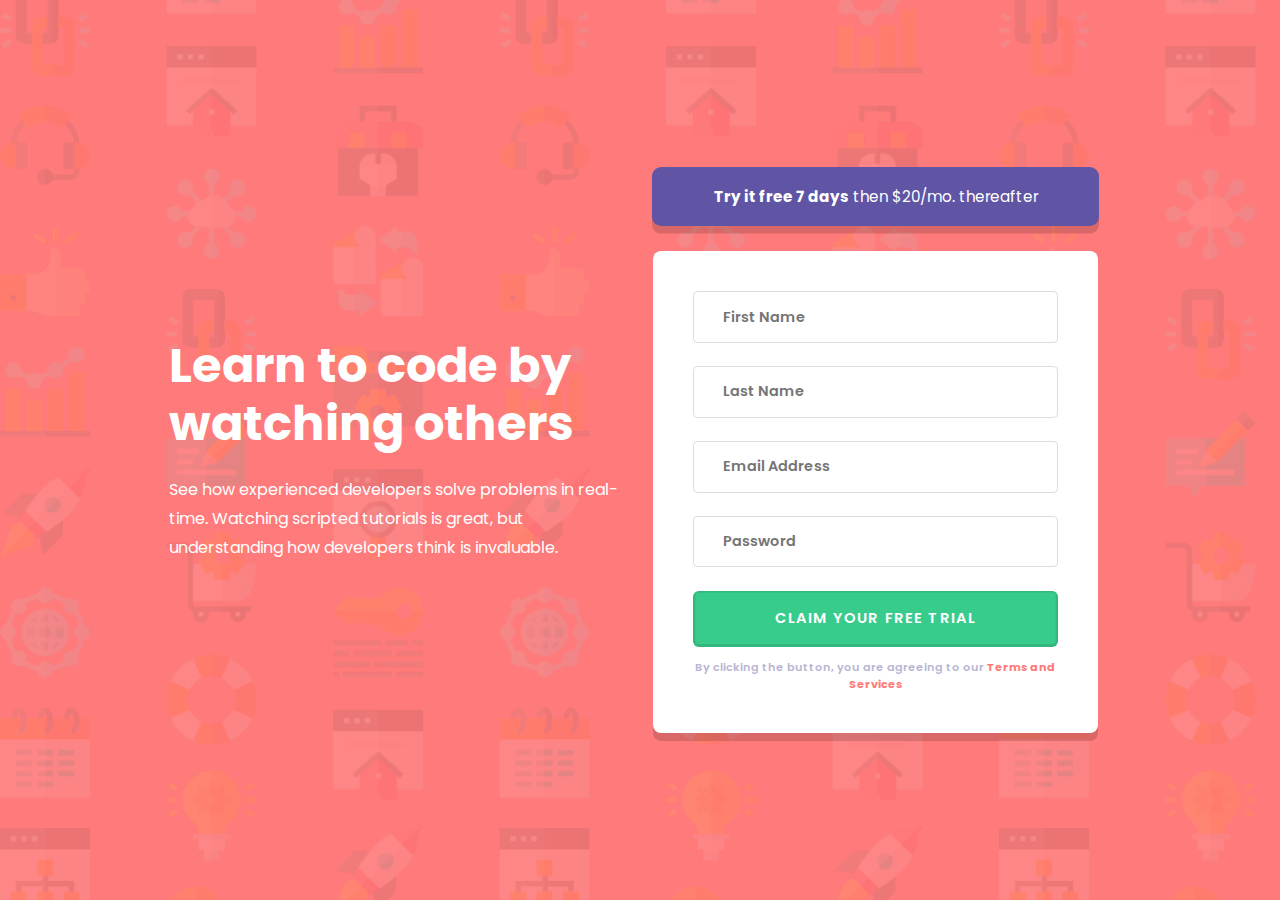
<file: Task_2/task 2.1/index.html>
<!DOCTYPE html>
<html lang="en">
<head>
  <meta charset="UTF-8">
  <meta name="viewport" content="width=device-width, initial-scale=1.0"> <!-- displays site properly based on user's device -->
  <link rel="icon" type="image/png" sizes="32x32" href="./images/favicon-32x32.png">
  <link rel="stylesheet" href="./css/style.css">
  <title>Frontend Mentor | Intro component with sign up form (Visharad)</title>
</head>
<body>
	<div role="main" class="container">
		<div role="doc-introduction" class="left">
			<h1>Learn to code by watching others</h1>
			<p>See how experienced developers solve problems in real-time. Watching scripted tutorials is great, 
				but understanding how developers think is invaluable.</p>
		</div>

		<div role="form" class="right">
			<div class="free"><span>Try it free 7 days</span> then $20/mo. thereafter</div>
			<form onsubmit="return getData()" id="Form">
				<label for="firstname" hidden >First Name</label>
				<input name="firstname" id="firstname" type="text" placeholder="First Name" autocomplete="off">
				<p class="error">First Name cannot be empty</p>

				<label for="lastname" hidden >Last Name</label>
				<input name="lastname" id="lastname" type="text" placeholder="Last Name" autocomplete="off">
				<p class="error">Last Name cannot be empty</p>

				<label for="email" hidden >Email</label>
				<input name="email" id="email" type="text" placeholder="Email Address" autocomplete="off">
				<p class="error">Looks like this is not an email</p>

				<label for="password" hidden >Password</label>
				<input name="password" id="password" type="password" placeholder="Password" autocomplete="off">
				<p class="error">Password cannot be empty</p>

				<button type="submit" >Claim your free trial</button>
				<p>By clicking the button, you are agreeing to our <a href="#">Terms and Services</a></p>
			</form>
		</div>
	</div>

	<script src="./js/index.js"></script>
</body>
</html>
</file>
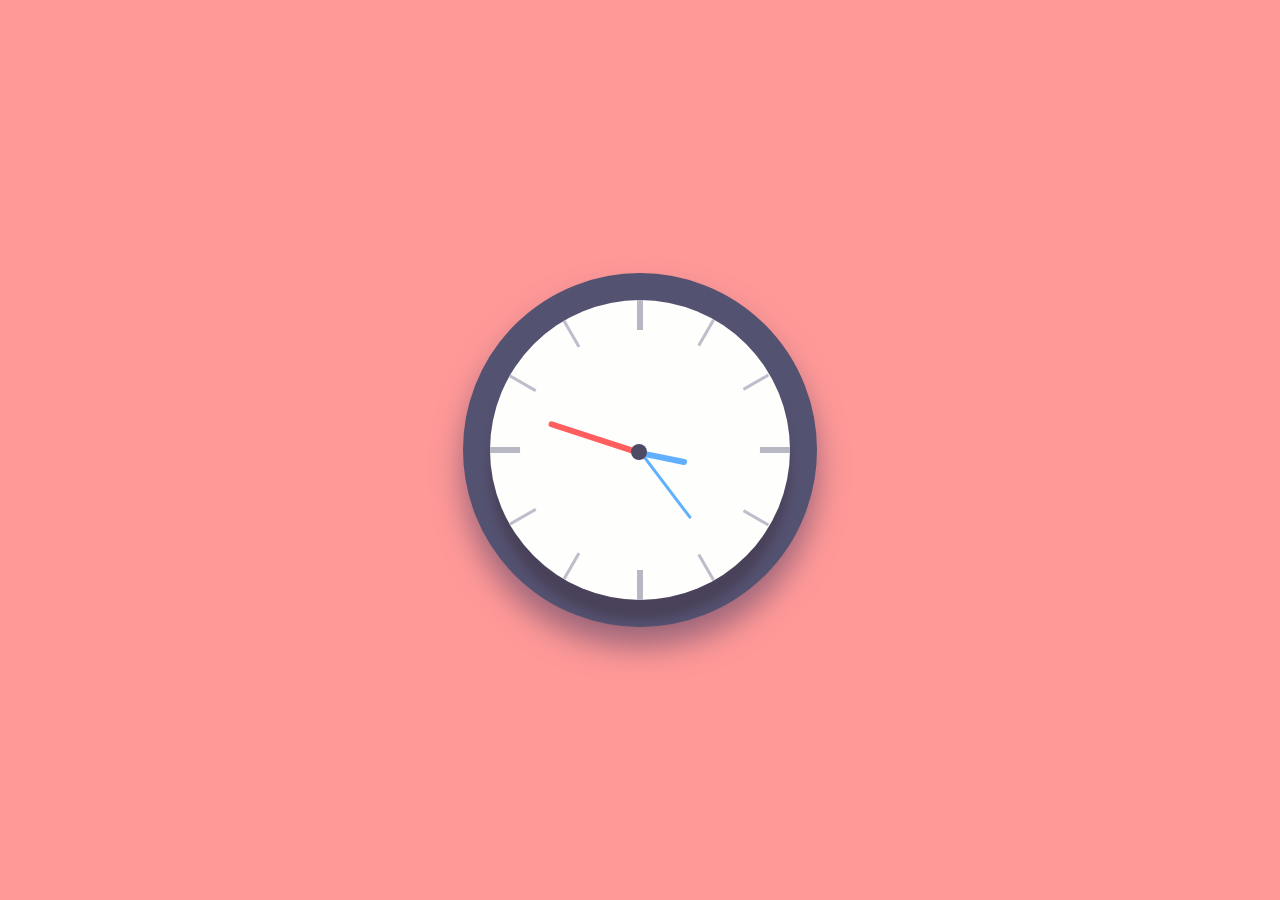
<file: Task_2/task 2.2/index.html>
<html lang="en">
<head>
    <meta charset="UTF-8">
    <meta http-equiv="X-UA-Compatible" content="IE=edge">
    <meta name="viewport" content="width=device-width, initial-scale=1.0">
    <title>Document</title>
    <link rel="stylesheet" href="style.css">
</head>
<body>
    <!-- clock class -->
    <div class="clock">
        <div class="outer-clock-face">
          <div class="marking marking-one"></div>
          <div class="marking marking-two"></div>
          <div class="marking marking-three"></div>
          <div class="marking marking-four"></div>
          <div class="inner-clock-face">
            <div class="hand hour-hand"></div>
            <div class="hand min-hand"></div>
            <div class="hand second-hand"></div>
          </div>
        </div>
      </div>
      <script src="index.js"></script>
</body>
</html>
</file>
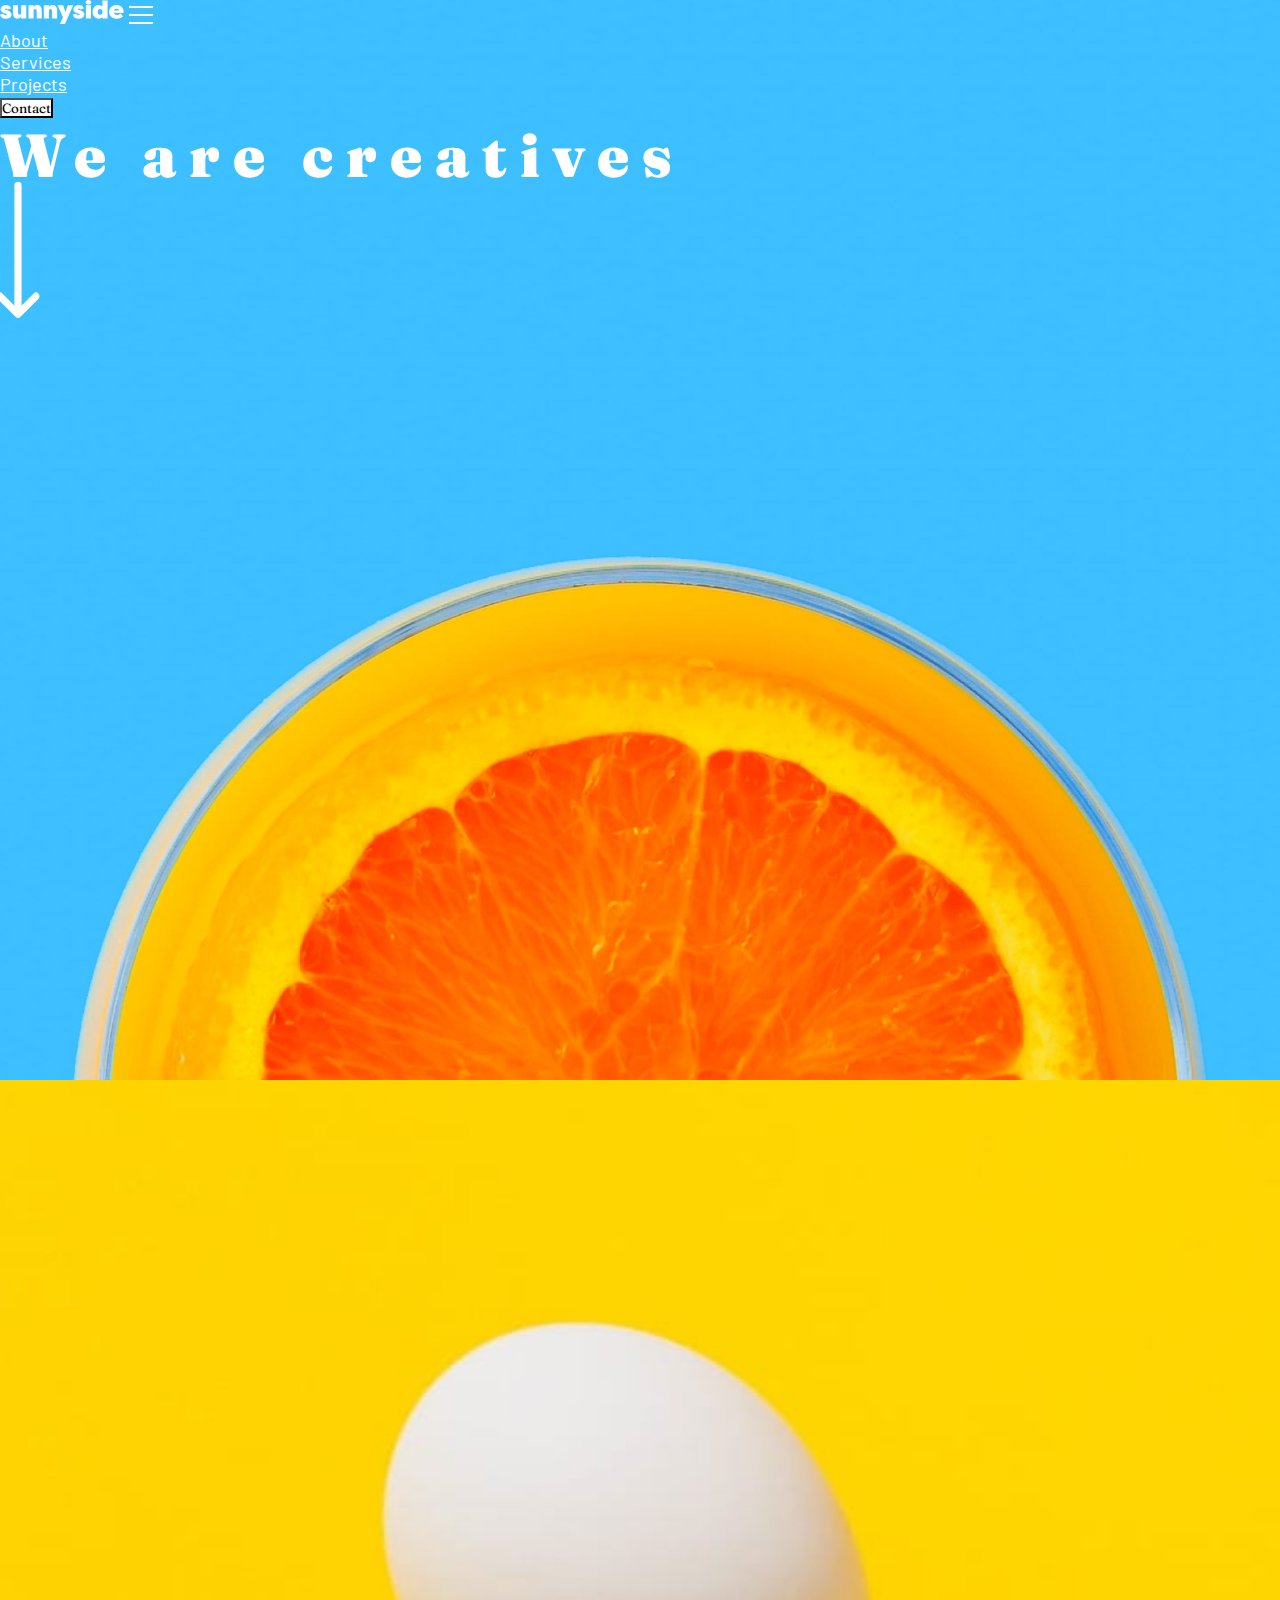
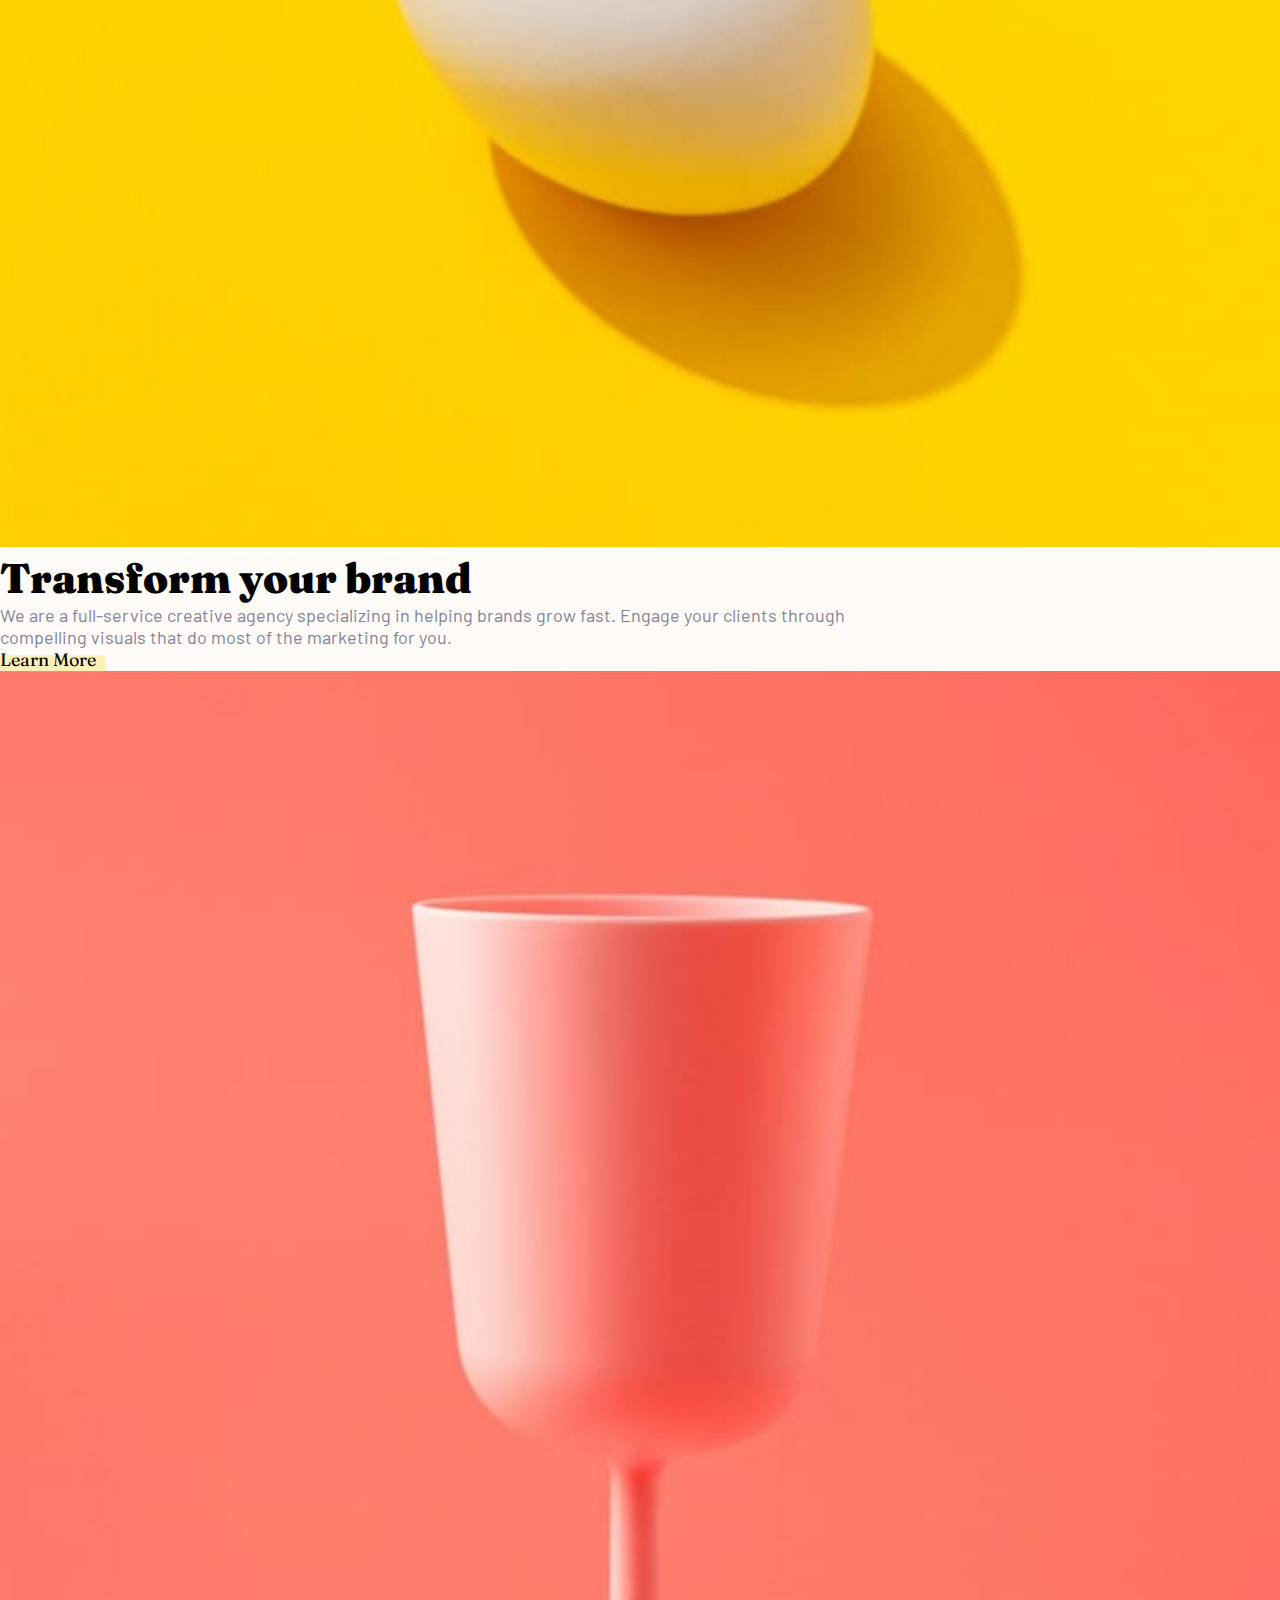
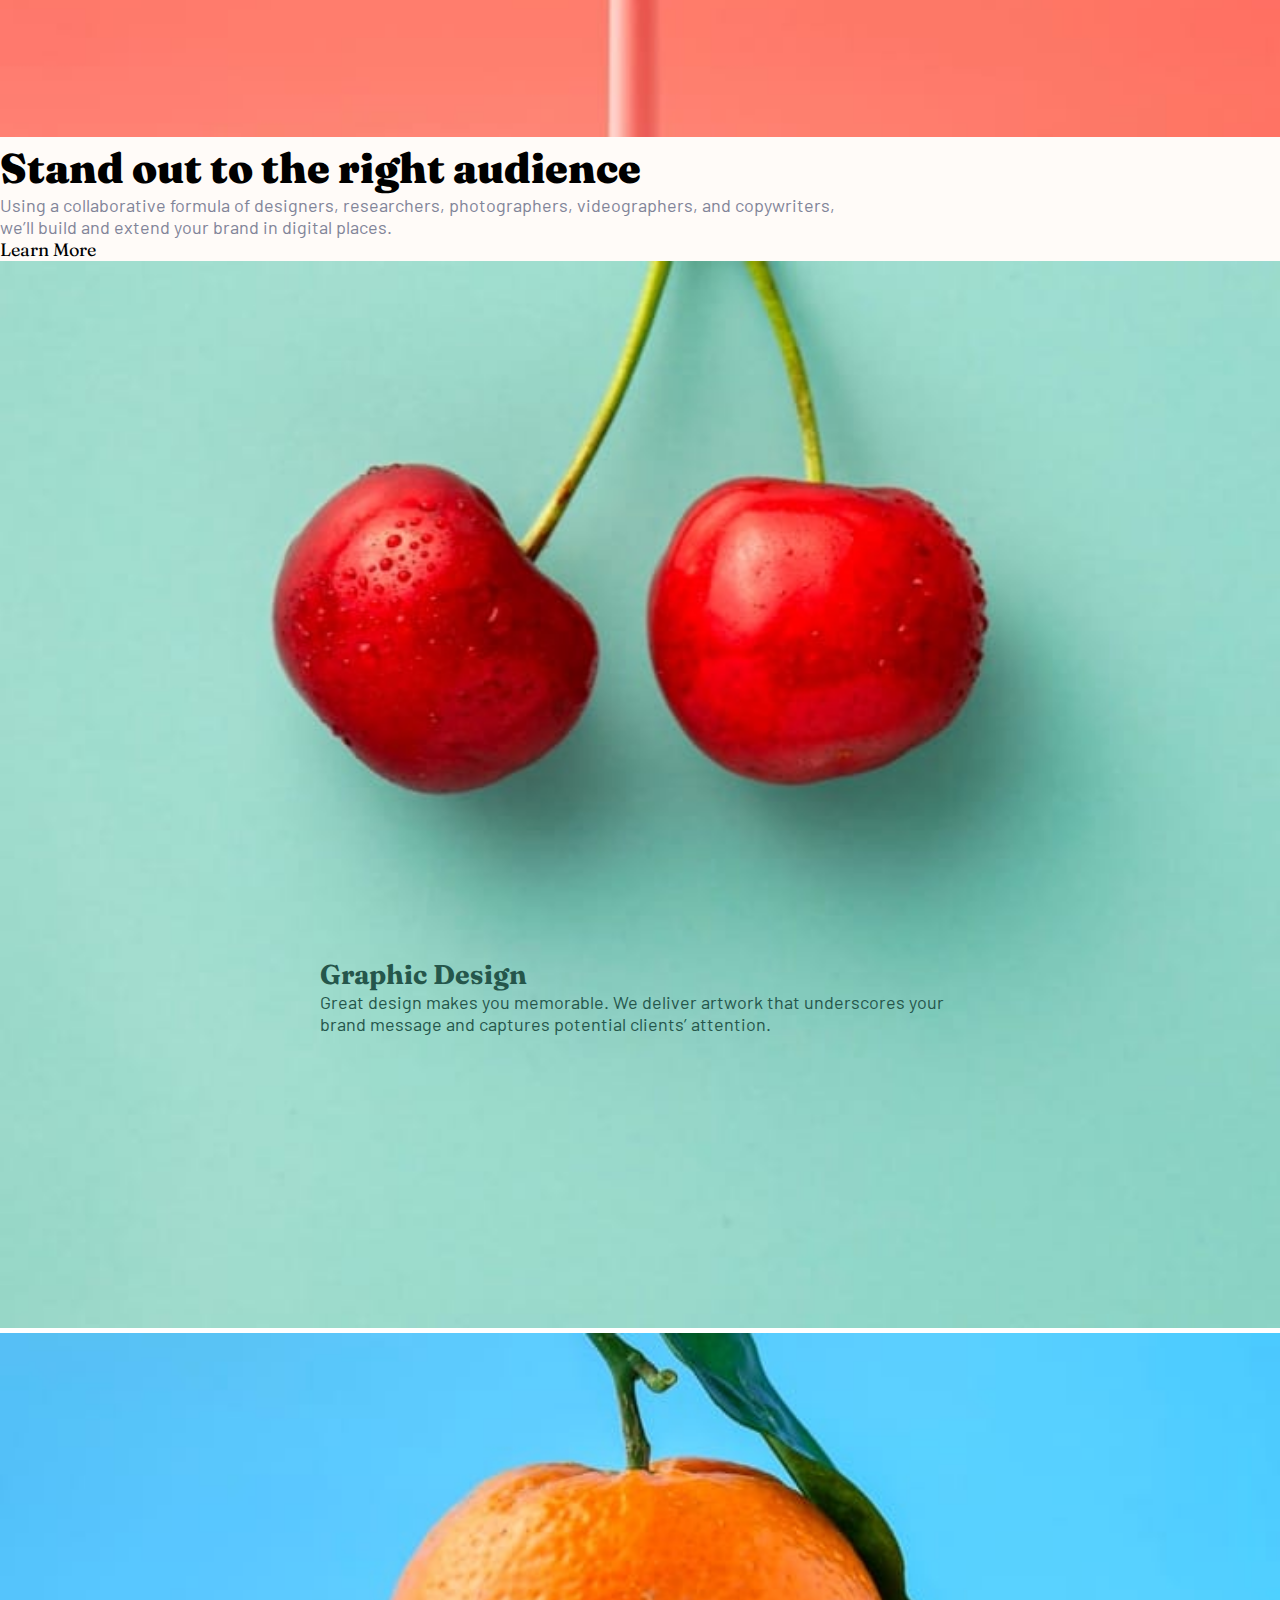
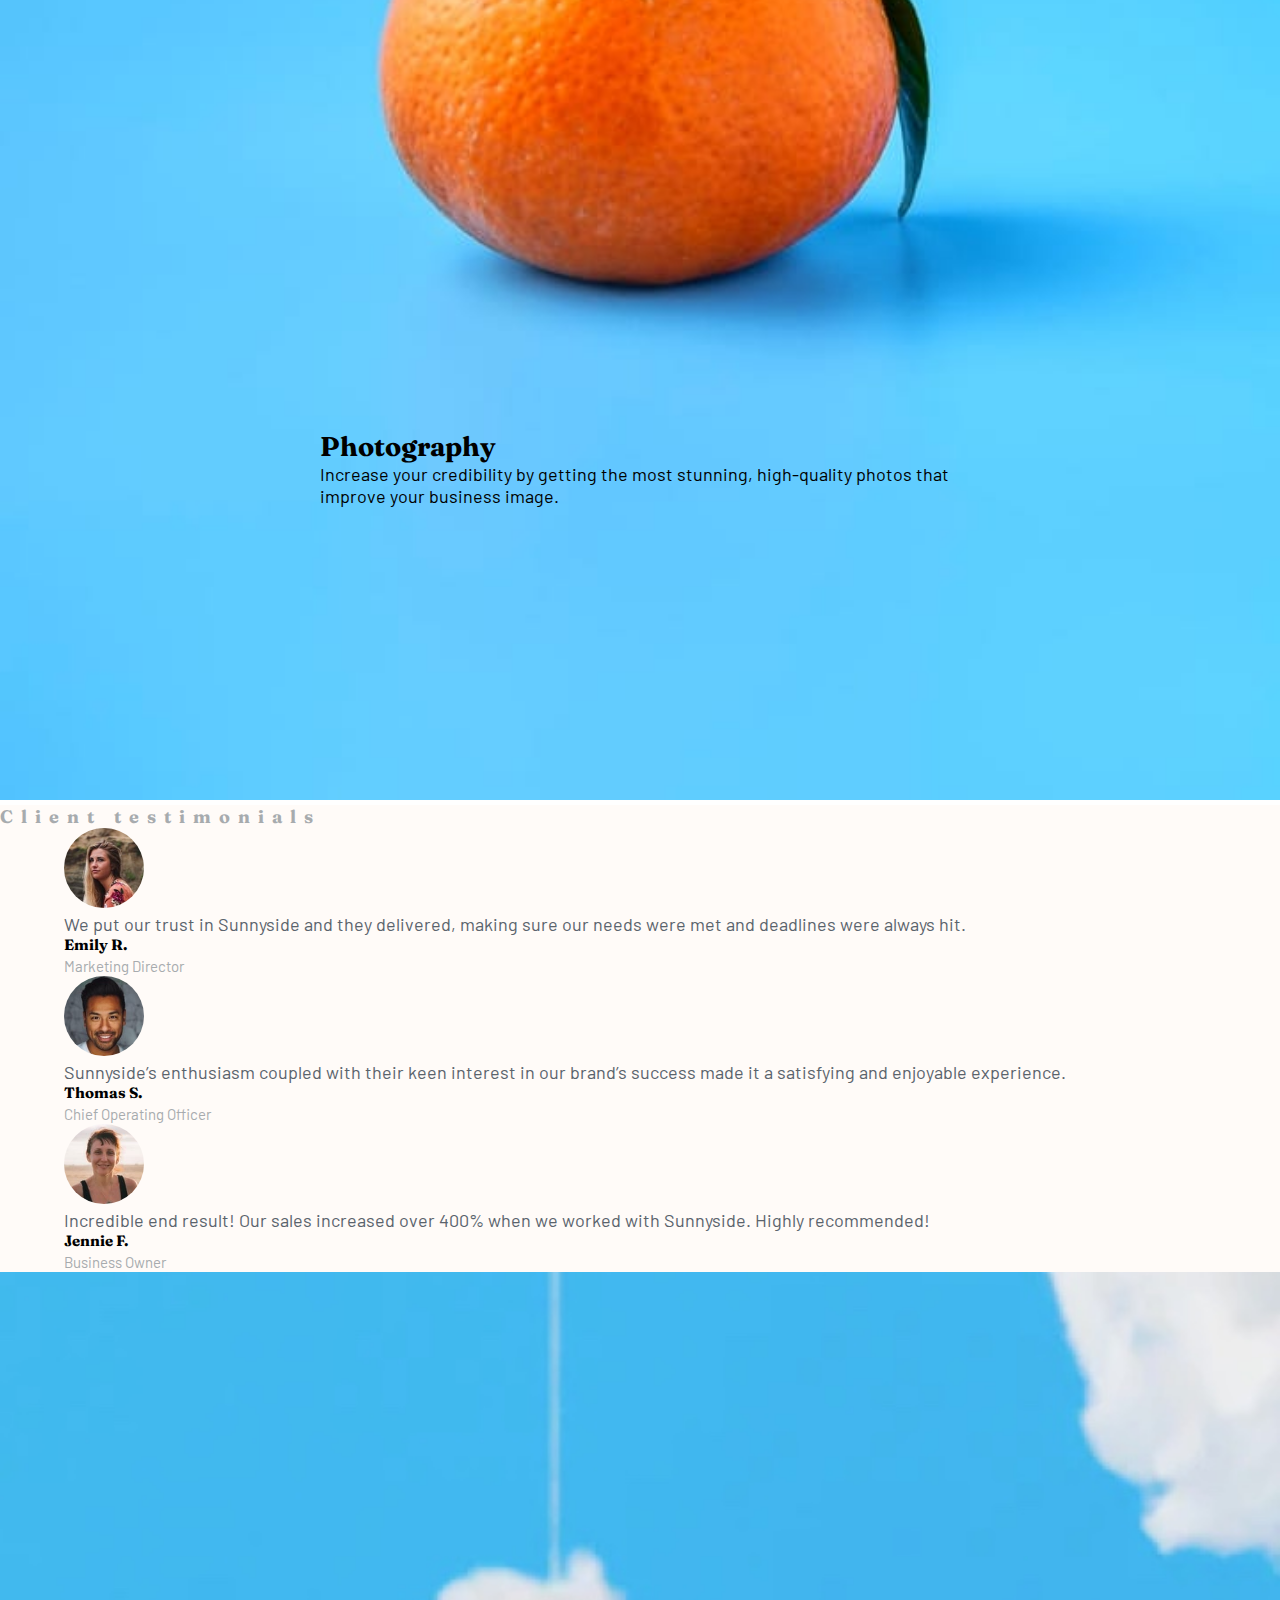
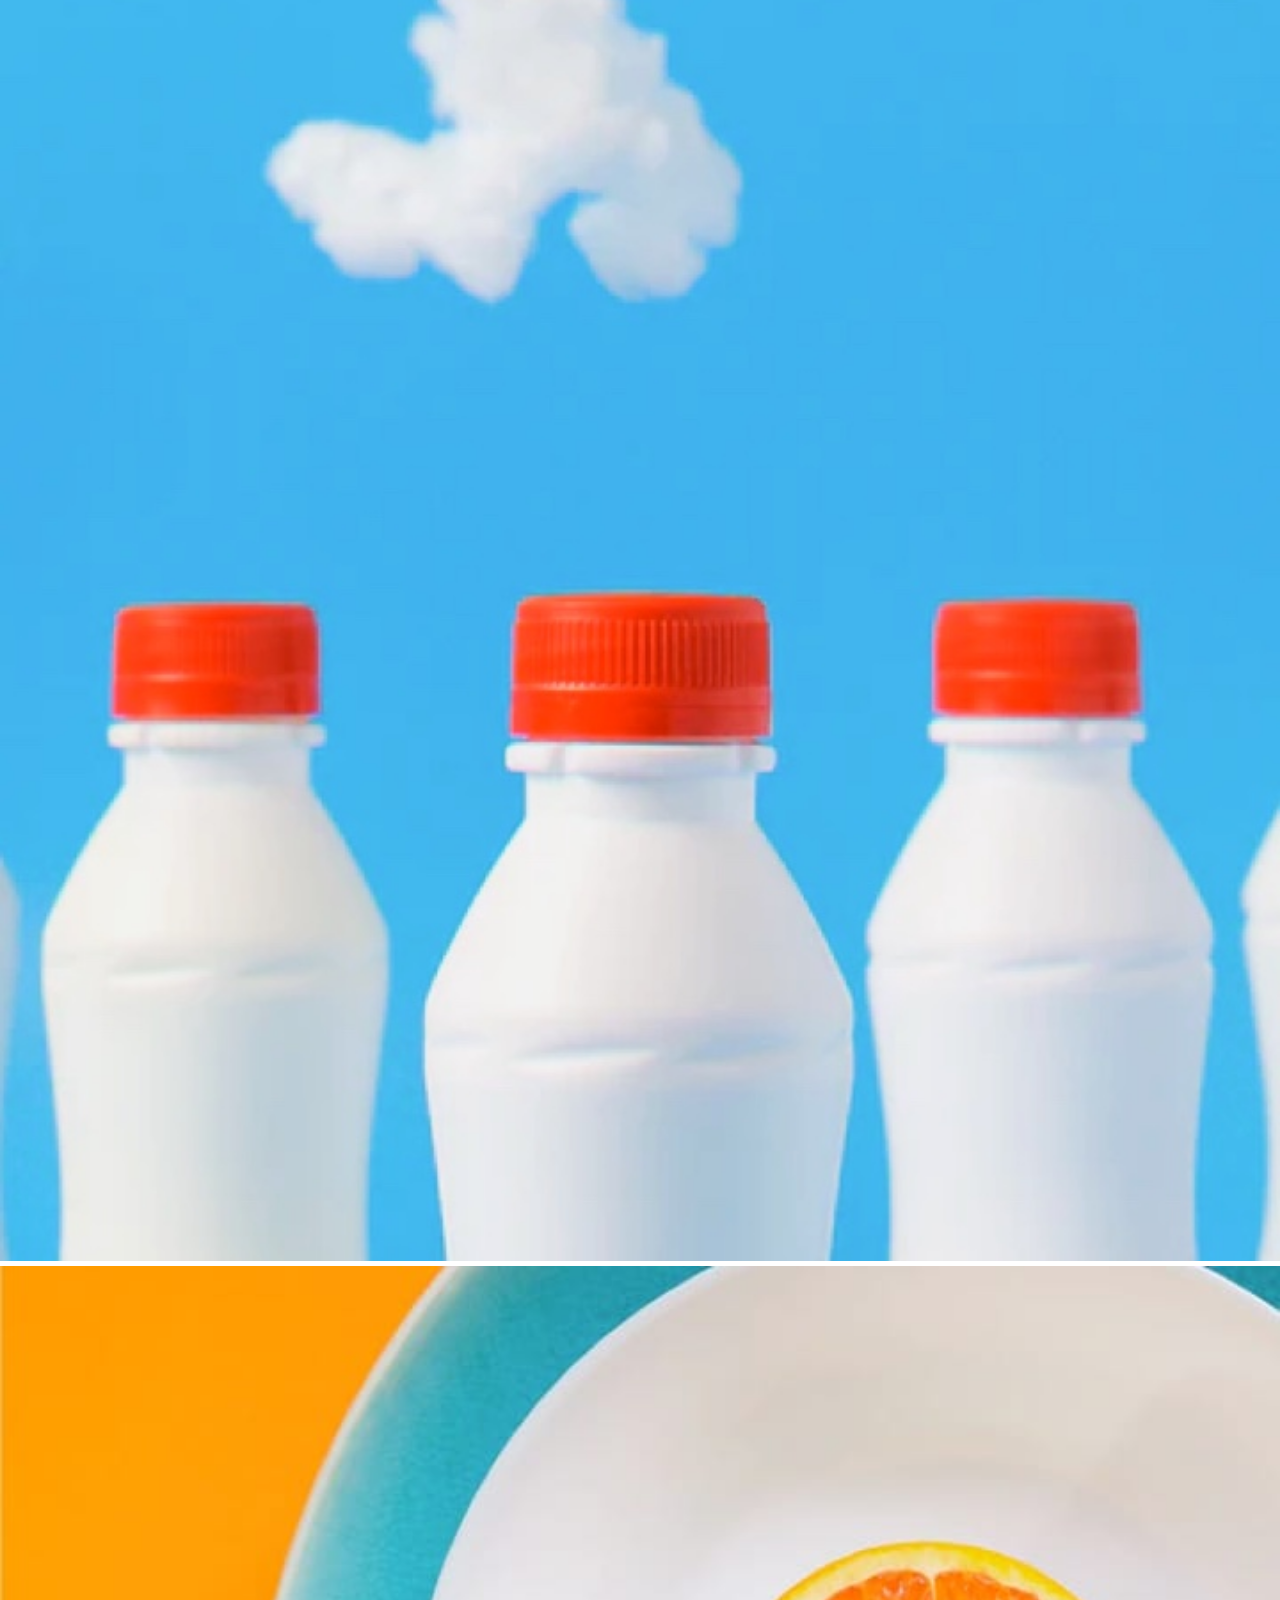
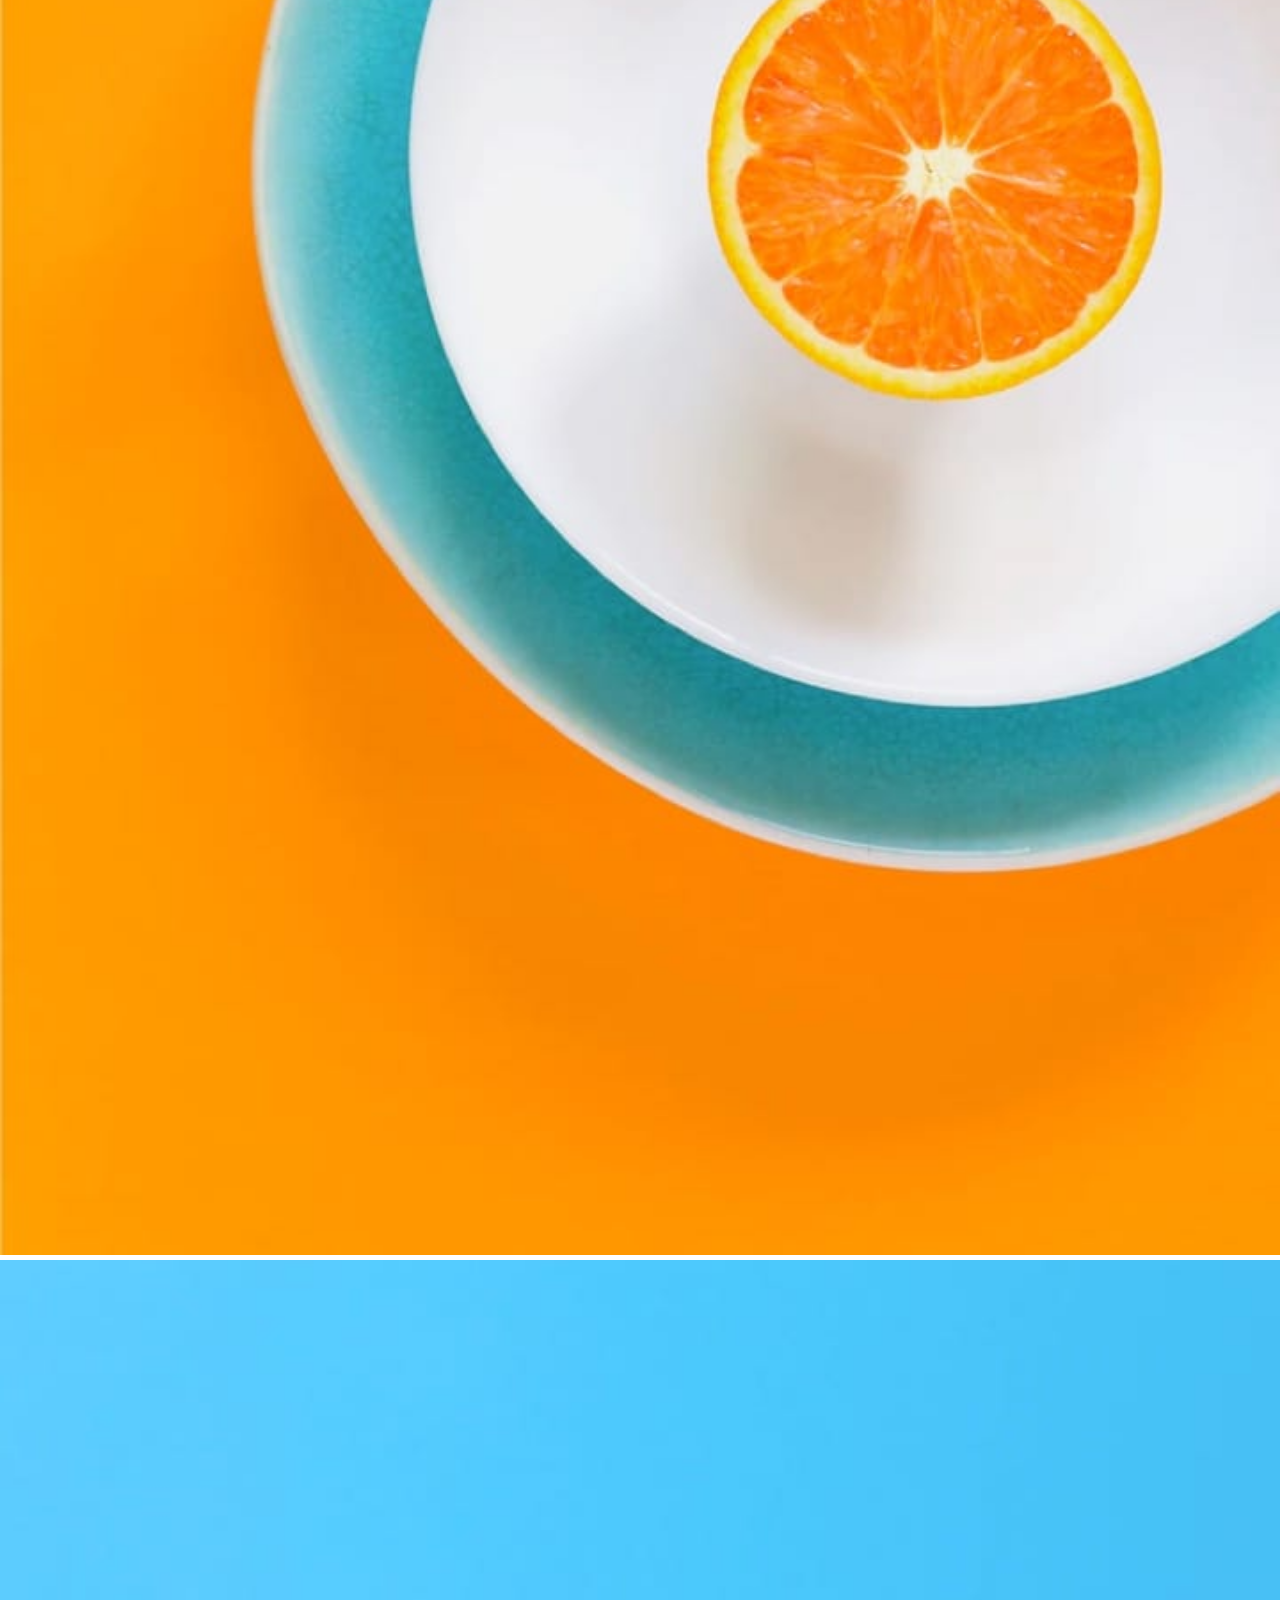
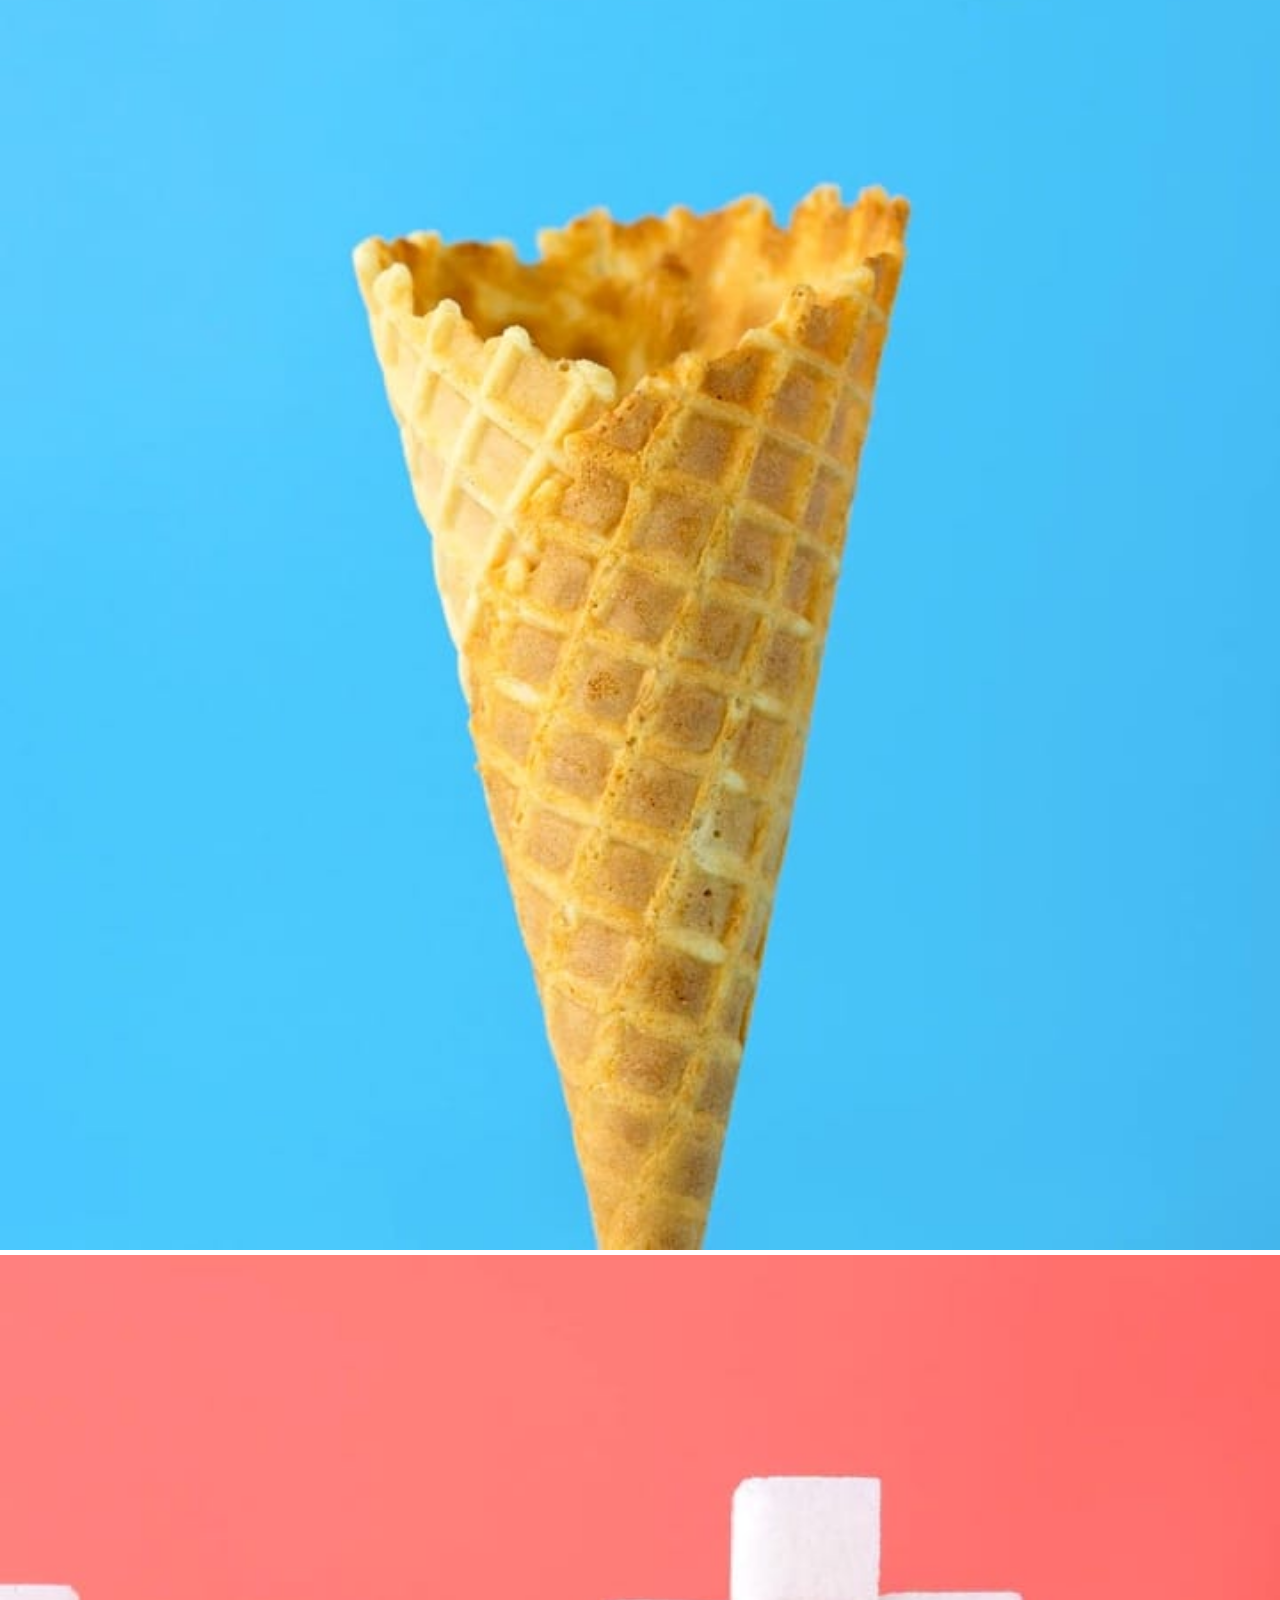
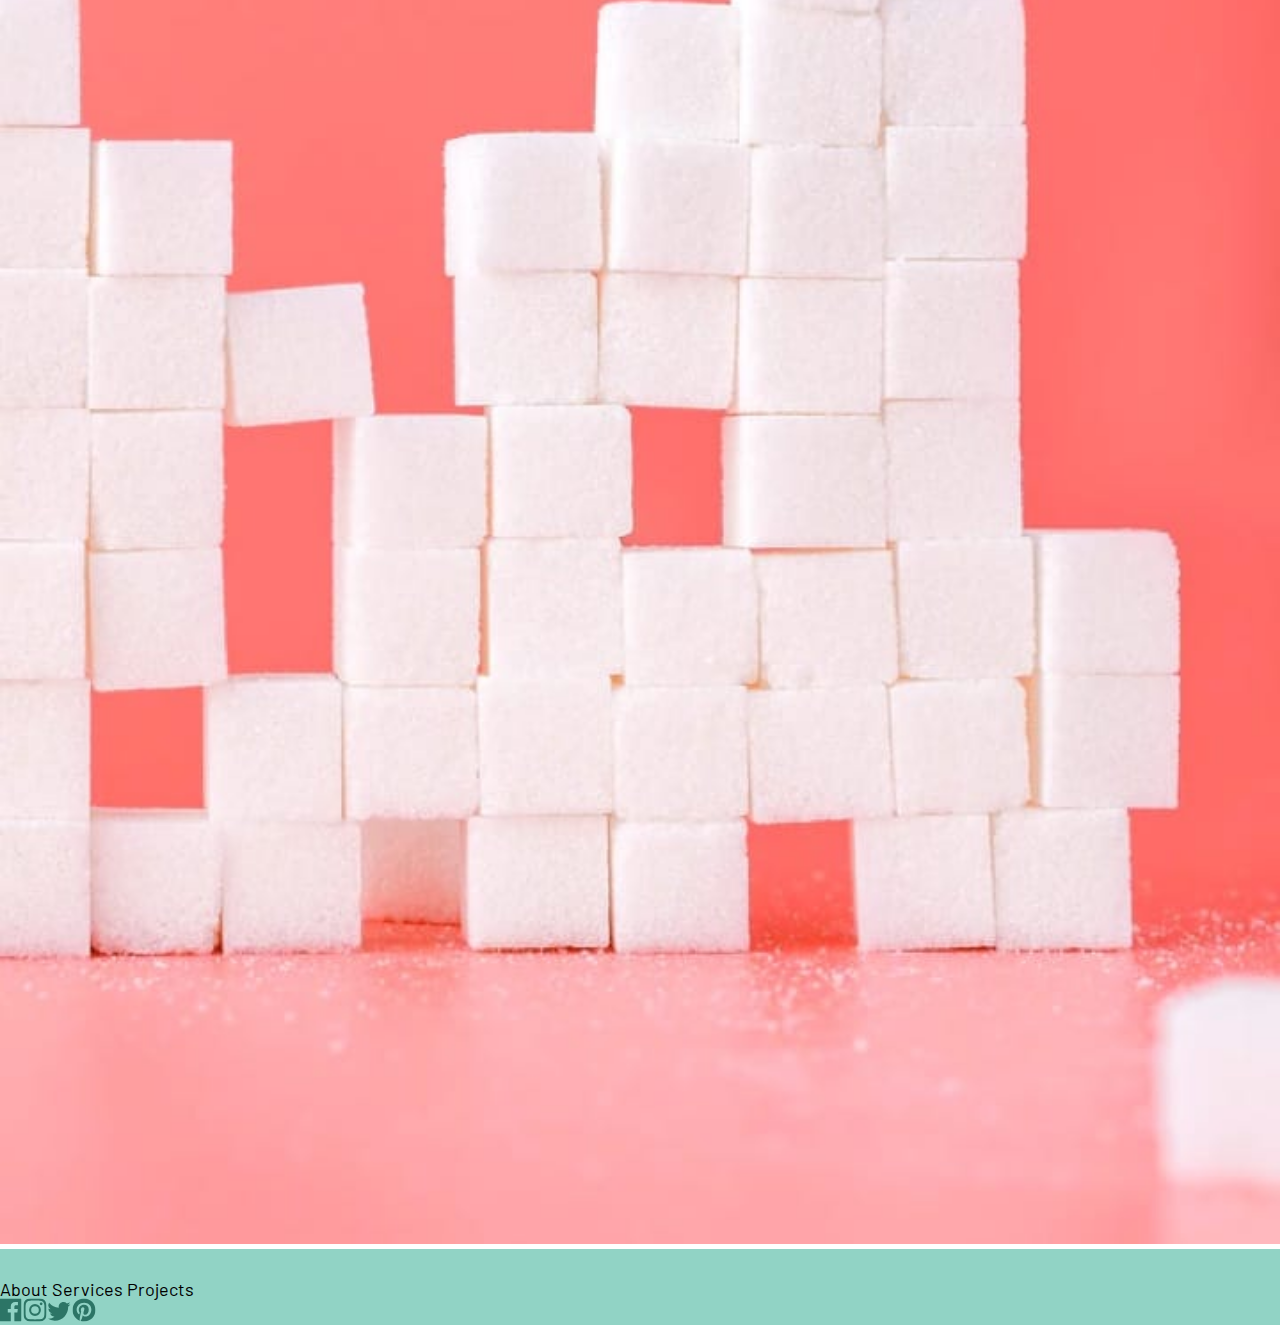
<file: Task_3/Task_3.1/index.html>
<!DOCTYPE html>
<html lang="en">
<head>
  <meta charset="UTF-8">
  <meta name="viewport" content="width=device-width, initial-scale=1.0"> <!-- displays site properly based on user's device -->
  <link rel="icon" type="image/png" sizes="32x32" href="./images/favicon-32x32.png">
  <title>Landing Page Task Visharad</title>
  <link rel="stylesheet" href="style.css">
  <link href="https://cdn.jsdelivr.net/npm/bootstrap@5.0.2/dist/css/bootstrap.min.css" rel="stylesheet" integrity="sha384-EVSTQN3/azprG1Anm3QDgpJLIm9Nao0Yz1ztcQTwFspd3yD65VohhpuuCOmLASjC" crossorigin="anonymous">
</head>
<body>
	<div id="hero" class="container-fluid">
		<nav class="navbar navbar-expand-md pt-5">
			<div class="container-fluid">
				<a id="header-logo" class="navbar-brand ms-5" href="#"><img src="./images/logo.svg" alt="logo" style="cursor: pointer;"></a>
				<button style="border: none; background: none;" class="navbar-toggler shadow-none" type="button" data-bs-toggle="collapse" data-bs-target="#navbarSupportedContent" aria-controls="navbarSupportedContent" aria-expanded="false" aria-label="Toggle navigation">
					<img src="./images/icon-hamburger.svg" alt="">
				</button>
				<div class="justify-content-end collapse navbar-collapse" id="navbarSupportedContent">
					<ul class="navbar-nav align-items-center Barlow fs-5">
						<li class="nav-item">
							<a class="nav-link me-5 nav-i" href="#">About</a>
						</li>
						<li class="nav-item">
							<a class="nav-link me-5 nav-i" href="#">Services</a>
						</li>
						<li class="nav-item">
							<a class="nav-link me-5 nav-i" href="#">Projects</a>
						</li>
						<li class="nav-item me-4">
							<button class="Fraunces rounded-pill border-0 px-4 py-3 text-uppercase contact fs-6" type="button">Contact</button>
						</li>
					</ul>
				</div>
			</div>
		</nav>
		<div class="container-fluid text-center mt-5 pt-5"">
			<h1 class="Fraunces text-uppercase pb-5 mb-5" style="color: var(--neutral-white);font-size: 3.8rem;letter-spacing: .8rem;font-weight: 900;">We are creatives</h1>
			<img src="./images/icon-arrow-down.svg" class="mt-4" style="transform: scale(1.2);" alt="">
		</div>
	</div>
	<div class="container-fluid">
		<div class="row" style="background-color: #fffbf8">
			<div class="col-md-6 p-0 order-md-2">
			<img src="./images/desktop/image-transform.jpg" alt="" style="width: 100%;">
			</div>
			<div class="col-md-6 order-md-1 m-auto py-2">
				<div class="m-auto col-content">
					<h1 class="Fraunces pb-4" style="font-weight: 900; color: var(--neutral-vdark-desaturated-blue);font-size: 2.6rem;">Transform your brand</h1>
					<p class="Barlow pb-4 fs-5" style="color: var(--neutral-dark-grayish-blue);">We are a full-service creative agency specializing in helping brands grow fast. 
						Engage your clients through compelling visuals that do most of the marketing for you.
					</p>
					<a href="#0" class="learn-more ly text-uppercase Fraunces fs-6 px-2">Learn More</a>
				</div>
			</div>
		</div>
	</div>
	<div class="container-fluid">
		<div class="row" style="background-color: #fffbf8">
			<div class="col-md-6 p-0">
				<img src="./images/desktop/image-stand-out.jpg" alt="" style="width: 100%;">
			</div>
			<div class="col-md-6 p-0 m-auto py-2">
				<div class="m-auto col-content" style="background-color: #fffbf8">
					<h1 class="Fraunces pb-4" style="font-weight: 900; color: var(--neutral-vdark-desaturated-blue);font-size: 2.6rem;">Stand out to the right audience</h1>
					<p class="Barlow pb-4 fs-5" style="color: var(--neutral-dark-grayish-blue);">Using a collaborative formula of designers, researchers, photographers, videographers, 
						and copywriters, we’ll build and extend your brand in digital places. 
					</p>
					<a href="#0" class="learn-more lr text-uppercase Fraunces fs-6 px-2">Learn More</a>
				</div>
			</div>
		</div>
	</div>
	<div class="container-fluid text-center">
		<div class="row">
			<div class="col-md-6 p-0" style="position: relative;">
				<img src="./images/desktop/image-graphic-design.jpg" alt="" style="width: 100%;">
				<div class="overlay-content" style="color: var(--primary-dark-desaturated-cyan);">
					<h2 class="Fraunces pb-4">Graphic Design</h2>
					<p class="Barlow fs-6 px-4 pt-2">Great design makes you memorable. We deliver artwork that underscores 
						your brand message and captures potential clients’ attention.
					</p>
				</div>
			</div>
			<div class="col-md-6 p-0" style="position: relative;">
				<img src="./images/desktop/image-photography.jpg" alt="" style="width: 100%;">
				<div class="overlay-content" style="color: var(--primary-dark-blue);">
					<h2 class="Fraunces pb-4">Photography</h2>
					<p class="Barlow fs-6 px-4 pt-2">Increase your credibility by getting the most stunning, 
						high-quality photos that improve your business image.
					</p>
				</div>
			</div>
		</div>
	</div>

	<div class="container-fluid text-center" style="background-color: #fffbf8;">
		<div class="p-4"></div>
		<h4 class="Fraunces text-uppercase my-5 py-5" style="letter-spacing: 0.5rem;color: var(--neutral-grayish-blue);">Client testimonials</h4>
		<div class="card-group pt-2 pb-5 fs-5" style="width: 90%;margin: auto;background-color: #fffbf8;">
			<div class="card border-0 mb-5" style="background-color: #fffbf8;">
				<img src="./images/image-emily.jpg" class="card-img-top align-self-center mb-4" alt="" style="border-radius: 50%; width: 80px;height: 80px;">
				<div class="card-body align-self-center">
					<p class="card-text Barlow py-4 px-2" style="color: var(--neutral-vdark-grayish-blue);">We put our trust in Sunnyside and they delivered, making sure our needs were met and deadlines were always hit.</p>
					<h5 class="card-title fs-5 Fraunces pt-4" style="color: var(--neutral-vdark-desaturated-blue);">Emily R.</h5>
					<p class="card-text Barlow" style="color: var(--neutral-grayish-blue);"><small>Marketing Director</small></p>
				</div>
			</div>
			<div class="card border-0 mb-5" style="background-color: #fffbf8;">
				<img src="./images/image-thomas.jpg" class="card-img-top align-self-center mb-4" alt="" style="border-radius: 50%; width: 80px;height: 80px;">
				<div class="card-body align-self-center">
					<p class="card-text Barlow py-4 px-2" style="color: var(--neutral-vdark-grayish-blue);">Sunnyside’s enthusiasm coupled with their keen interest in our brand’s success made it a satisfying and enjoyable experience.</p>
					<h5 class="card-title fs-5 Fraunces pt-4" style="color: var(--neutral-vdark-desaturated-blue);">Thomas S.</h5>
					<p class="card-text Barlow" style="color: var(--neutral-grayish-blue);"><small>Chief Operating Officer</small></p>
				</div>
			</div>
			<div class="card border-0 mb-5" style="background-color: #fffbf8;">
				<img src="./images/image-jennie.jpg" class="card-img-top align-self-center mb-4" alt="" style="border-radius: 60%; width: 80px;height: 80px;">
				<div class="card-body align-self-center">
					<p class="card-text Barlow py-4 px-2" style="color: var(--neutral-vdark-grayish-blue);">Incredible end result! Our sales increased over 400% when we worked with Sunnyside. Highly recommended!</p>
					<h5 class="card-title fs-5 Fraunces pt-4" style="color: var(--neutral-vdark-desaturated-blue);">Jennie F.</h5>
					<p class="card-text Barlow" style="color: var(--neutral-grayish-blue);"><small>Business Owner</small></p>
				</div>
			</div>
		</div>
	</div>

	<div class="container-fluid">
		<div class="row">
			<div class="col-6 col-md-3 p-0">
				<img src="./images/desktop/image-gallery-milkbottles.jpg" style="width: 100%;" alt="">
			</div>
			<div class="col-6 col-md-3 p-0">
				<img src="./images/desktop/image-gallery-orange.jpg" style="width: 100%;" alt="">
			</div>
			<div class="col-6 col-md-3 p-0">
				<img src="./images/desktop/image-gallery-cone.jpg" style="width: 100%;" alt="">
			</div>
			<div class="col-6 col-md-3 p-0">
				<img src="./images/desktop/image-gallery-sugarcubes.jpg" style="width: 100%;" alt="">
			</div>
		</div>
	</div>

<div class="container-fluid d-flex flex-column align-items-center p-4" style="background-color: #91d3c5;">
	<div id="footer-logo" class="m-5">
		<svg width="124" height="24" xmlns="http://www.w3.org/2000/svg"><path d="M5.857 18.708c1.638 0 2.995-.36 4.07-1.08 1.075-.721 1.613-1.769 1.613-3.144-.083-1.855-1.464-3.246-4.144-4.173l-1.44-.597c-.314-.1-.538-.198-.67-.298a.45.45 0 01-.198-.373c0-.414.273-.62.819-.62.678 0 1.182.347 1.513 1.043l3.698-1.044c-.893-2.22-2.614-3.329-5.162-3.329-1.522 0-2.788.398-3.797 1.193C1.15 7.08.645 8.116.645 9.39c0 .398.058.766.174 1.106.116.34.29.638.521.894.232.257.455.48.67.671.215.19.488.369.82.534.33.166.582.286.756.36.174.075.41.162.707.261l.422.15 1.49.546c.363.133.6.244.707.335a.449.449 0 01.16.36c0 .431-.404.647-1.215.647-1.191 0-1.903-.53-2.134-1.59L0 14.509c.463 2.8 2.416 4.2 5.857 4.2zm11.636 0c1.638 0 2.845-.63 3.623-1.888v1.615h5.112V5.366h-5.112v7.156c0 1.474-.505 2.21-1.514 2.21-1.026 0-1.539-.736-1.539-2.21V5.366h-5.112v7.653c0 3.793 1.514 5.69 4.542 5.69zm16.103-.273V11.28c0-1.475.504-2.212 1.513-2.212 1.026 0 1.54.737 1.54 2.212v7.155h5.111v-7.652c0-3.793-1.513-5.69-4.541-5.69-1.638 0-2.846.63-3.623 1.888V5.366h-5.113v13.069h5.113zm15.383 0V11.28c0-1.475.504-2.212 1.514-2.212 1.025 0 1.538.737 1.538 2.212v7.155h5.113v-7.652c0-3.793-1.514-5.69-4.542-5.69-1.638 0-2.846.63-3.623 1.888V5.366h-5.113v13.069h5.113zM64.958 24l8.289-18.634H67.91l-2.532 6.684-2.258-6.684h-5.584l5.435 11.802L59.944 24h5.014zm13.67-5.292c1.638 0 2.995-.36 4.07-1.08 1.076-.721 1.614-1.769 1.614-3.144-.083-1.855-1.465-3.246-4.145-4.173l-1.44-.597c-.314-.1-.537-.198-.67-.298a.45.45 0 01-.198-.373c0-.414.273-.62.819-.62.678 0 1.183.347 1.514 1.043l3.698-1.044c-.894-2.22-2.614-3.329-5.162-3.329-1.522 0-2.788.398-3.797 1.193-1.01.795-1.514 1.83-1.514 3.105 0 .398.058.766.173 1.106.116.34.29.638.522.894.231.257.455.48.67.671.215.19.488.369.819.534.33.166.583.286.757.36.173.075.41.162.707.261l.422.15 1.489.546c.364.133.6.244.707.335a.449.449 0 01.161.36c0 .431-.405.647-1.216.647-1.19 0-1.902-.53-2.134-1.59l-3.723.844c.464 2.8 2.416 4.2 5.857 4.2zm9.8-14.137c.91 0 1.613-.215 2.11-.646.495-.43.744-.977.744-1.64 0-.678-.24-1.23-.72-1.651C90.082.21 89.371 0 88.428 0c-.943 0-1.655.211-2.135.634-.48.422-.72.973-.72 1.652 0 .662.249 1.209.745 1.64.497.43 1.2.645 2.11.645zm2.556 13.864V5.366H85.87v13.069h5.113zm7.74.273c1.737 0 2.977-.63 3.722-1.888v1.615h5.112V.472h-5.112v6.534c-.745-1.275-1.985-1.913-3.723-1.913-1.753 0-3.214.642-4.38 1.926-1.166 1.283-1.75 2.91-1.75 4.882 0 1.97.584 3.598 1.75 4.882 1.166 1.283 2.627 1.925 4.38 1.925zm1.39-3.9c-.729 0-1.312-.274-1.75-.82-.439-.547-.658-1.243-.658-2.087 0-.845.215-1.54.645-2.087.447-.547 1.034-.82 1.762-.82s1.311.273 1.75.82c.438.546.657 1.242.657 2.087 0 .844-.219 1.54-.657 2.087-.439.546-1.022.82-1.75.82zm16.698 3.9c2.597 0 4.624-.754 6.08-2.26l-2.11-2.833c-1.042.845-2.217 1.267-3.524 1.267-.992 0-1.799-.224-2.42-.67-.62-.448-.93-.879-.93-1.293h9.604c.083-.298.124-.687.124-1.167 0-2.054-.674-3.677-2.022-4.87-1.349-1.193-3.073-1.789-5.175-1.789-2.25 0-4.028.671-5.335 2.013-1.307 1.341-1.961 2.956-1.961 4.844 0 1.938.69 3.549 2.072 4.833 1.382 1.283 3.247 1.925 5.597 1.925zm2.208-8.149h-5.112c.033-.613.298-1.08.794-1.404.496-.323 1.084-.484 1.762-.484.678 0 1.266.165 1.762.497.497.331.761.795.794 1.391z" fill="#31786a" fill-rule="nonzero"/></svg>
	</div>
	<div class="pb-5 Barlow fs-5" style="color: var(--primary-dark-moderate-cyan);">
		<span class="mx-4 ftr">About</span>
		<span class="mx-4 ftr">Services</span>
		<span class="mx-4 ftr">Projects</span>
	</div>
	<div class="p-4 pb-5">
		<svg class="mx-3 c-svg" width="20" height="20" xmlns="http://www.w3.org/2000/svg"><path style="cursor: pointer;" d="M18.896 0H1.104C.494 0 0 .494 0 1.104v17.793C0 19.506.494 20 1.104 20h9.58v-7.745H8.076V9.237h2.606V7.01c0-2.583 1.578-3.99 3.883-3.99 1.104 0 2.052.082 2.329.119v2.7h-1.598c-1.254 0-1.496.597-1.496 1.47v1.928h2.989l-.39 3.018h-2.6V20h5.098c.608 0 1.102-.494 1.102-1.104V1.104C20 .494 19.506 0 18.896 0z" fill="#2C7566" fill-rule="nonzero"/></svg>
		<svg class="mx-3 c-svg" width="20" height="20" xmlns="http://www.w3.org/2000/svg"><path style="cursor: pointer;" d="M10 1.802c2.67 0 2.987.01 4.042.059 2.71.123 3.975 1.409 4.099 4.099.048 1.054.057 1.37.057 4.04 0 2.672-.01 2.988-.057 4.042-.124 2.687-1.387 3.975-4.1 4.099-1.054.048-1.37.058-4.041.058-2.67 0-2.987-.01-4.04-.058-2.718-.124-3.977-1.416-4.1-4.1-.048-1.054-.058-1.37-.058-4.041 0-2.67.01-2.986.058-4.04.124-2.69 1.387-3.977 4.1-4.1 1.054-.048 1.37-.058 4.04-.058zM10 0C7.284 0 6.944.012 5.877.06 2.246.227.227 2.242.061 5.877.01 6.944 0 7.284 0 10s.012 3.057.06 4.123c.167 3.632 2.182 5.65 5.817 5.817 1.067.048 1.407.06 4.123.06s3.057-.012 4.123-.06c3.629-.167 5.652-2.182 5.816-5.817.05-1.066.061-1.407.061-4.123s-.012-3.056-.06-4.122C19.777 2.249 17.76.228 14.124.06 13.057.01 12.716 0 10 0zm0 4.865a5.135 5.135 0 100 10.27 5.135 5.135 0 000-10.27zm0 8.468a3.333 3.333 0 110-6.666 3.333 3.333 0 010 6.666zm5.338-9.87a1.2 1.2 0 100 2.4 1.2 1.2 0 000-2.4z" fill="#2C7566" fill-rule="nonzero"/></svg>
		<svg class="mx-3 c-svg" width="20" height="17" xmlns="http://www.w3.org/2000/svg"><path style="cursor: pointer;" d="M20 2.172a8.192 8.192 0 01-2.357.646 4.11 4.11 0 001.805-2.27 8.22 8.22 0 01-2.606.996A4.096 4.096 0 0013.847.248c-2.65 0-4.596 2.472-3.998 5.037A11.648 11.648 0 011.392 1a4.109 4.109 0 001.27 5.478 4.086 4.086 0 01-1.858-.513c-.045 1.9 1.318 3.679 3.291 4.075a4.113 4.113 0 01-1.853.07 4.106 4.106 0 003.833 2.849A8.25 8.25 0 010 14.658a11.616 11.616 0 006.29 1.843c7.618 0 11.923-6.434 11.663-12.205A8.354 8.354 0 0020 2.172z" fill="#2C7566" fill-rule="nonzero"/></svg>
		<svg class="mx-3 c-svg" width="20" height="20" xmlns="http://www.w3.org/2000/svg"><path style="cursor: pointer;" d="M10 0C4.477 0 0 4.477 0 10c0 4.237 2.636 7.855 6.356 9.312-.088-.791-.167-2.005.035-2.868.181-.78 1.172-4.97 1.172-4.97s-.299-.6-.299-1.486c0-1.39.806-2.428 1.81-2.428.852 0 1.264.64 1.264 1.408 0 .858-.546 2.14-.828 3.33-.236.995.5 1.807 1.48 1.807 1.778 0 3.144-1.874 3.144-4.58 0-2.393-1.72-4.068-4.176-4.068-2.845 0-4.516 2.135-4.516 4.34 0 .859.331 1.781.745 2.281a.3.3 0 01.069.288l-.278 1.133c-.044.183-.145.223-.335.134-1.249-.581-2.03-2.407-2.03-3.874 0-3.154 2.292-6.052 6.608-6.052 3.469 0 6.165 2.473 6.165 5.776 0 3.447-2.173 6.22-5.19 6.22-1.013 0-1.965-.525-2.291-1.148l-.623 2.378c-.226.869-.835 1.958-1.244 2.621.937.29 1.931.446 2.962.446 5.523 0 10-4.477 10-10S15.523 0 10 0z" fill="#2C7566" fill-rule="nonzero"/></svg>
	</div>
</div>

	<script src="https://cdn.jsdelivr.net/npm/bootstrap@5.0.2/dist/js/bootstrap.bundle.min.js" integrity="sha384-MrcW6ZMFYlzcLA8Nl+NtUVF0sA7MsXsP1UyJoMp4YLEuNSfAP+JcXn/tWtIaxVXM" crossorigin="anonymous"></script>
</body>
</html>
</file>
<file: style.css>
@import url('https://fonts.googleapis.com/css2?family=Open+Sans:wght@300;400&display=swap');
:root {
    --font:'Open Sans', sans-serif;
}
body{
    background-color: rgb(41, 40, 40);
    font-family: var(--font);
}

.para-list{
    color: white;
}

.task-list{
    text-decoration: none;
    list-style-type: none;
    text-align: center;
}

.task-list li button{
    text-decoration: none;
    color: white;
    border: none;
    padding: 10px;
    margin-left: 5px;
    margin-right: 5px;
    border-radius: 9px;
    background: #282829;
    box-shadow:  5px 5px 5px #1e1e1f,
             -5px -5px 5px #323233;

}

.task-list li button:hover {
    color: blue;
    transition: 0.5s;
}

.task-list li {
    padding: 10px;
    margin-top: 25px;
    margin-left: auto;
    margin-right: auto;
    text-align: center;
}

.task-link{
    text-decoration: none;
    color: white;
}
</file>
<file: Task_2/task 2.1/css/style.css>
@import url("https://fonts.googleapis.com/css2?family=Poppins:wght@400;500;600;700&display=swap");
:root {
  --primary-red: hsl(0, 100%, 74%);
  --primary-green: hsl(154, 59%, 51%);
  --accent-blue: hsl(248, 32%, 49%);
  --neutral-darkblue: hsl(249, 10%, 26%) ;
  --neutral-grayishblue: hsl(246, 25%, 77%);
}

* {
  margin: 0;
  padding: 0;
  -webkit-box-sizing: border-box;
          box-sizing: border-box;
  font-family: 'Poppins', sans-serif;
}

body {
  background-image: url(../images/bg-intro-desktop.png);
  background-size: cover;
  background-color: var(--primary-red);
  min-height: 100vh;
  display: -webkit-box;
  display: -ms-flexbox;
  display: flex;
  -webkit-box-pack: center;
  -ms-flex-pack: center;
  justify-content: center;
  -webkit-box-align: center;
  -ms-flex-align: center;
  align-items: center;
}

.container {
  width: 80%;
  display: -webkit-box;
  display: -ms-flexbox;
  display: flex;
  -webkit-box-pack: center;
      -ms-flex-pack: center;
          justify-content: center;
  -webkit-box-align: center;
      -ms-flex-align: center;
          align-items: center;
}

.container > * {
  -webkit-box-flex: 0;
      -ms-flex: 0 1 46%;
          flex: 0 1 46%;
}

.left {
  color: #fff;
  cursor: default;
}

.left h1 {
  font-size: 3rem;
  line-height: 3.6rem;
}

.left p {
  font-size: 1rem;
  margin-top: 1.5rem;
  line-height: 1.8em;
}

.right {
  display: -webkit-box;
  display: -ms-flexbox;
  display: flex;
  -webkit-box-orient: vertical;
  -webkit-box-direction: normal;
      -ms-flex-direction: column;
          flex-direction: column;
}

.right * {
  padding: 1em;
  margin: 0.8em;
}

.right .free {
  background-color: var(--accent-blue);
  color: #fff;
  text-align: center;
  border-radius: 0.6em;
  -webkit-box-shadow: 0 0.5em 0 0 rgba(0, 0, 0, 0.15);
          box-shadow: 0 0.5em 0 0 rgba(0, 0, 0, 0.15);
  font-size: 0.95em;
  padding-block: 1.2em;
  cursor: default;
}

.right .free span {
  padding: 0;
  margin: 0;
  font-weight: 700;
}

.right form {
  display: -webkit-box;
  display: -ms-flexbox;
  display: flex;
  -webkit-box-orient: vertical;
  -webkit-box-direction: normal;
      -ms-flex-direction: column;
          flex-direction: column;
  background-color: #fff;
  border-radius: 0.5em;
  padding: 1.8em;
  -webkit-box-shadow: 0 0.5em 0 0 rgba(0, 0, 0, 0.15);
          box-shadow: 0 0.5em 0 0 rgba(0, 0, 0, 0.15);
}

.right form > * {
  padding: 1em 2em;
}

.right form input {
  font-weight: 600;
  border: 1px solid #ddd;
  border-radius: 0.3em;
  color: var(--neutral-darkblue);
  font-size: 0.9em;
}

.right form input:focus, .right form input :active {
  outline: none;
  border: 1px solid #888;
}

.right form button {
  background-color: var(--primary-green);
  border-radius: 0.4em;
  color: #fff;
  font-weight: 600;
  text-transform: uppercase;
  font-size: 0.92em;
  letter-spacing: 0.08em;
  border: none;
  -webkit-box-shadow: inset 0 -0.05em 0 0.16em rgba(0, 0, 0, 0.1);
          box-shadow: inset 0 -0.05em 0 0.16em rgba(0, 0, 0, 0.1);
  padding-block: 1.2em;
  cursor: pointer;
  -webkit-tap-highlight-color: transparent;
}

.right form button:focus, .right form button :active {
  outline: none;
}

.right p {
  font-size: 0.7em;
  font-weight: 600;
  color: var(--neutral-grayishblue);
  text-align: center;
  margin: 0;
  padding: 0;
  margin-bottom: 1em;
  cursor: default;
}

.right p a {
  color: var(--primary-red);
  padding: 0;
  margin: 0;
  font-weight: 700;
  text-decoration: unset;
}

.right .error {
  display: none;
  -webkit-box-pack: end;
      -ms-flex-pack: end;
          justify-content: flex-end;
  color: var(--primary-red);
  font-weight: 600;
  font-style: italic;
  padding-right: 1.3em;
  margin-top: -0.8em;
  font-size: 0.61em;
}

.right .error::before {
  content: url(../images/icon-error.svg);
  position: absolute;
  display: block;
  -webkit-transform: translate(-2.5em, -4.2em);
          transform: translate(-2.5em, -4.2em);
}

@media screen and (max-width: 420px) {
  body {
    width: 100vw;
    background-image: url(../images/bg-intro-mobile.png);
  }
  .container {
    width: 87%;
    -webkit-box-orient: vertical;
    -webkit-box-direction: normal;
        -ms-flex-direction: column;
            flex-direction: column;
    margin-top: 5rem;
  }
  .left {
    width: auto;
    display: -webkit-box;
    display: -ms-flexbox;
    display: flex;
    -webkit-box-orient: vertical;
    -webkit-box-direction: normal;
        -ms-flex-direction: column;
            flex-direction: column;
    -webkit-box-pack: center;
        -ms-flex-pack: center;
            justify-content: center;
    -webkit-box-align: center;
        -ms-flex-align: center;
            align-items: center;
  }
  .left h1 {
    width: 100%;
    font-size: 1.72rem;
    text-align: center;
    line-height: 2.2rem;
    margin-bottom: -0.1rem;
  }

  .left p {
    width: 95%;
    font-size: 0.95rem;
    text-align: center;
    margin-bottom: 3.5rem;
    line-height: 1.6rem;
    letter-spacing: 0.02rem;
    font-weight: 500;
  }
  .right {
    width: 100%;
    -webkit-box-pack: center;
        -ms-flex-pack: center;
            justify-content: center;
    -webkit-box-align: center;
        -ms-flex-align: center;
            align-items: center;
  }
  .right .free {
    width: 100%;
    padding-inline: 3.5em;
    line-height: 1.6rem;
  }
  .right form {
    width: 100%;
    padding: 1em;
    margin-bottom: 4rem;
  }
  .right form input {
    padding: 1.1em 1.3em;
    margin: 0.6em;
  }
  .right form button {
    padding: 1.2em 1em;
    margin: 0.6em;
  }
  .right p {
    font-size: 0.66em;
    font-weight: 500;
    width: 80%;
    -ms-flex-item-align: center;
        -ms-grid-row-align: center;
        align-self: center;
  }
  .right .error {
    width: 100%;
  }
  .right .error::before {
    -webkit-transform: translate(-1em, -4.1em);
            transform: translate(-1em, -4.1em);
  }
}
</file>
<file: Task_2/task 2.2/style.css>
html {
	background: #ff9998;
	text-align: center;
	font-size: 10px;
  }
  /*body styling*/
  body {
	margin: 0;
	font-size: 2rem;
	display: flex;
	flex: 1;
	min-height: 100vh;
	align-items: center;
  }
  
  /*clock styling*/
  .clock {
	width: 30rem;
	height: 30rem;
	border: 7px solid #545271;
	border-radius: 50%;
	margin: 50px auto;
	position: relative;
	padding: 2rem;
	-webkit-box-shadow: 0 20px 30px rgba(104,75,106,0.65);
	-moz-box-shadow: 0 20px 30px rgba(104,75,106,0.65);
	box-shadow: 0 20px 30px rgba(104,75,106,0.65);
	background: #545271;
  }
  
  .outer-clock-face {
	position: relative;
	width: 100%;
	height: 100%;
	border-radius: 100%;
	background: #fefefc;
	-webkit-box-shadow: 0 20px 10px rgba(62,47,63,0.45);
	-moz-box-shadow: 0 20px 10px rgba(62,47,63,0.45);
	box-shadow: 0 20px 10px rgba(62,47,63,0.45);
	overflow: hidden;
  }
  
  .outer-clock-face::after {
	-webkit-transform: rotate(90deg);
	-moz-transform: rotate(90deg);
	transform: rotate(90deg)
  }
  
  .outer-clock-face::before,
  .outer-clock-face::after,
  .outer-clock-face .marking{
	content: '';
	position: absolute;
	width: 6px;
	height: 100%;
	background: #b8b8c5;
	z-index: 0;
	left: 49%;
  }
  
  .outer-clock-face .marking {
	background: #bdbdcb;
	width: 3px;
  }
  
  .outer-clock-face .marking.marking-one {
	-webkit-transform: rotate(30deg);
	-moz-transform: rotate(30deg);
	transform: rotate(30deg)
  }
  
  .outer-clock-face .marking.marking-two {
	-webkit-transform: rotate(60deg);
	-moz-transform: rotate(60deg);
	transform: rotate(60deg)
  }
  
  .outer-clock-face .marking.marking-three {
	-webkit-transform: rotate(120deg);
	-moz-transform: rotate(120deg);
	transform: rotate(120deg)
  }
  
  .outer-clock-face .marking.marking-four {
	-webkit-transform: rotate(150deg);
	-moz-transform: rotate(150deg);
	transform: rotate(150deg)
  }
  
  .inner-clock-face {
	position: absolute;
	top: 10%;
	left: 10%;
	width: 80%;
	height: 80%;
	background: #fefefc;
	-webkit-border-radius: 100%;
	-moz-border-radius: 100%;
	border-radius: 100%;
	z-index: 1;
  }
  
  .inner-clock-face::before {
	content: '';
	position: absolute;
	top: 50%;
	left: 50%;
	width: 16px;
	height: 16px;
	border-radius: 18px;
	margin-left: -9px;
	margin-top: -6px;
	background: #4d4b63;
	z-index: 11;
  }
  
  .hand {
	width: 50%;
	right: 50%;
	height: 6px;
	background: #61afff;
	position: absolute;
	top: 50%;
	border-radius: 6px;
	transform-origin: 100%;
	transform: rotate(90deg);
	transition-timing-function: cubic-bezier(0.1, 2.7, 0.58, 1);
  }
  
  .hand.hour-hand {
	width: 20%;
	z-index: 3;
  }
  
  .hand.min-hand {
	height: 3px;
	z-index: 10;
	width: 35%;
  }
  
  .hand.second-hand {
	background: #ff5e5e;
	width: 40%;
  }
</file>
<file: Task_3/Task_3.1/style.css>
@import url('https://fonts.googleapis.com/css2?family=Barlow:wght@600&family=Fraunces:wght@700;900&display=swap');
:root{
    -red: hsl(7, 99%, 70%);
    --change_yellow: hsl(51, 100%, 49%);
    --primary-dark-desaturated-cyan: hsl(167, 40%, 24%);
    --dark_blue: hsl(198, 62%, 26%);
    --dark_cyan: hsl(168, 34%, 41%);

    --neutral_color: hsl(212, 27%, 19%);
    --neutral-vdark-grayish-blue: hsl(213, 9%, 39%);
    --neutral-dark-grayish-blue: hsl(232, 10%, 55%);
    --neutral-grayish-blue: hsl(210, 4%, 67%);
    --neutral-white: hsl(0, 0%, 100%);
}

*{
    padding: 0;
    margin: 0;
    box-sizing: border-box;
    cursor: default;
}

body{
    font-size: 18px;
}
.Barlow{
    font-family: 'Barlow', sans-serif;
}
.Fraunces{
    font-family: 'Fraunces', serif;
}
.learn-more{
    color: unset;
    text-decoration: none;
    position: relative;
    z-index: 1;
    cursor: pointer;
}
.learn-more:hover{
    color: unset;
}
.ly::after{
    content: '';
    position: absolute;
    bottom: -5%;
    left: 0;
    width: 100%;
    height: 30%;
    background-color: var(--change_yellow);
    border: 5px solid var(--change_yellow);
    border-radius: 4px;
    z-index: -1;
    opacity: 25%;
}
.ly:hover::after{
    opacity: 100%;
}
.lr::after{
    content: '';
    position: absolute;
    bottom: -5%;
    left: 0;
    width: 100%;
    height: 30%;
    background-color: var(-red);
    border: 5px solid var(-red);
    border-radius: 5px;
    z-index: -1;
    opacity: 25%;
}
.lr:hover::after{
    opacity: 100%;
}
.contact{
    background-color: var(--neutral-white);
}
.contact:hover{
    color: var(--neutral-white);
    background-color: rgba(256,256,256, 40%);
}
.ftr{
    cursor: pointer;
}
.ftr:hover{
    color: #fff;
}
.c-svg{
    transform: scale(1.15);
}
.c-svg:hover{
    filter: invert(100%) sepia(0%) saturate(0%) hue-rotate(97deg) brightness(1000%) contrast(1000%);
    cursor: pointer;
}
#header-logo{
    transform: scale(1.5);
}
#footer-logo{
    transform: scale(1.5);
}
.overlay-content{
    position: absolute;
    top: 65%;
    width: 50%;
    left: 25%; 
}
#hero{
    height: 120vh;
    background-image: url(./images/desktop/image-header.jpg);
    background-repeat: no-repeat;
    background-size: cover;
    background-position: center center;
}
.col-content{
    width: 67%;
}
.nav-i{
    color: var(--neutral-white);
    cursor: pointer;
}
.nav-link:hover, .nav-link:focus{
    color: var(--neutral-white);
}


@media only screen and (max-width: 1220px) {
    * {
        font-size: 14px;
    }
    #header-logo{
        transform: scale(1.2);
    }
    #footer-logo{
        transform: scale(1.2);
    }
    .overlay-content{
        width: 80%;
        left: 10%;
    }
    #hero{
        height: 100vh;
    }
    .c-svg{
        transform: scale(1);
    }
}

@media only screen and (max-width: 900px) {
    * {
        font-size: 12px;
    }
    #header-logo{
        transform: scale(1);
    }
    #footer-logo{
        transform: scale(1);
    }
    .overlay-content{
        width: 85%;
        left: 7.5%;
    }
    #hero{
        height: 80vh;
    }
    .c-svg{
        transform: scale(0.9);
    }
}
@media only screen and (max-width: 768px) {
    * {
        font-size: 12px;
    }
    #header-logo{
        transform: scale(0.9);
        margin: 0 !important;
    }
    #footer-logo{
        transform: scale(0.9);
    }
    .overlay-content{
        width: 90%;
        left: 5%;
    }
    #hero{
        height: 75vh;
    }
    .col-content{
        width: 80%;
        padding-block: 15%;
    }

    .col-content *{
        text-align: center;
    }

    .c-svg{
        transform: scale(0.85);
    }
    .nav-link{
        margin: 0 !important;
        font-size: 13px;
    }
    .nav-item{
        margin: 0 !important;
        font-size: 13px;
        padding-block: 0.5em;
    }
    .nav-i{
        color: var(--neutral-dark-grayish-blue) !important;
    }
    .contact{
        background-color: var(--change_yellow);
    }
    .navbar-nav{
        background-color: var(--neutral-white);
        margin-top: 2.5em;
        padding-bottom: 1em;
        position: absolute;
        width: 96%;
        z-index: 1000;
    }
    .navbar-nav::after{
        content: '';
        position: absolute;
        right: 0;
        top: -20px;
        border: 20px solid transparent;
        border-right-color: white;
    }
    .ftr:hover{
        color: inherit;
    }
    .c-svg:hover{
        filter: unset;
    cursor: pointer;
        }
    .contact:hover{
        color: inherit;
        background-color: var(--change_yellow);
    }
}


@media only screen and (max-width: 450px) {
    * {
        font-size: 11px;
    }
    #header-logo{
        transform: scale(0.8);
        margin: 0 !important;
    }
    #footer-logo{
        transform: scale(0.8);
    }
    .overlay-content{
        width: 90%;
        left: 5%;
    }
    #hero{
        background-image: url(./images/mobile/image-header.jpg);
        height: 75vh;
    }
    .col-content{
        width: 80%;
        padding-block: 15%;
    }

    .col-content{
        text-align: center;
    }
    .c-svg{
        transform: scale(0.8);
    }
    .nav-link{
        margin: 0 !important;
        font-size: 13px;
    }
    .nav-item{
        margin: 0 !important;
        font-size: 13px;
        padding-block: 0.5em;
    }
    .nav-i{
        color: var(--neutral-dark-grayish-blue) !important;
    }
    .contact{
    background-color: var(--change_yellow);
    }
    .navbar-nav{
        background-color: var(--neutral-white);
        margin-top: 2.5em;
        padding-bottom: 1em;
        position: absolute;
        width: 93.5%;
    }
    .navbar-nav::after{
        content: '';
        position: absolute;
        right: 0;
        top: -20px;
        border: 20px solid transparent;
        border-right-color: white;
    }
}
</file>
